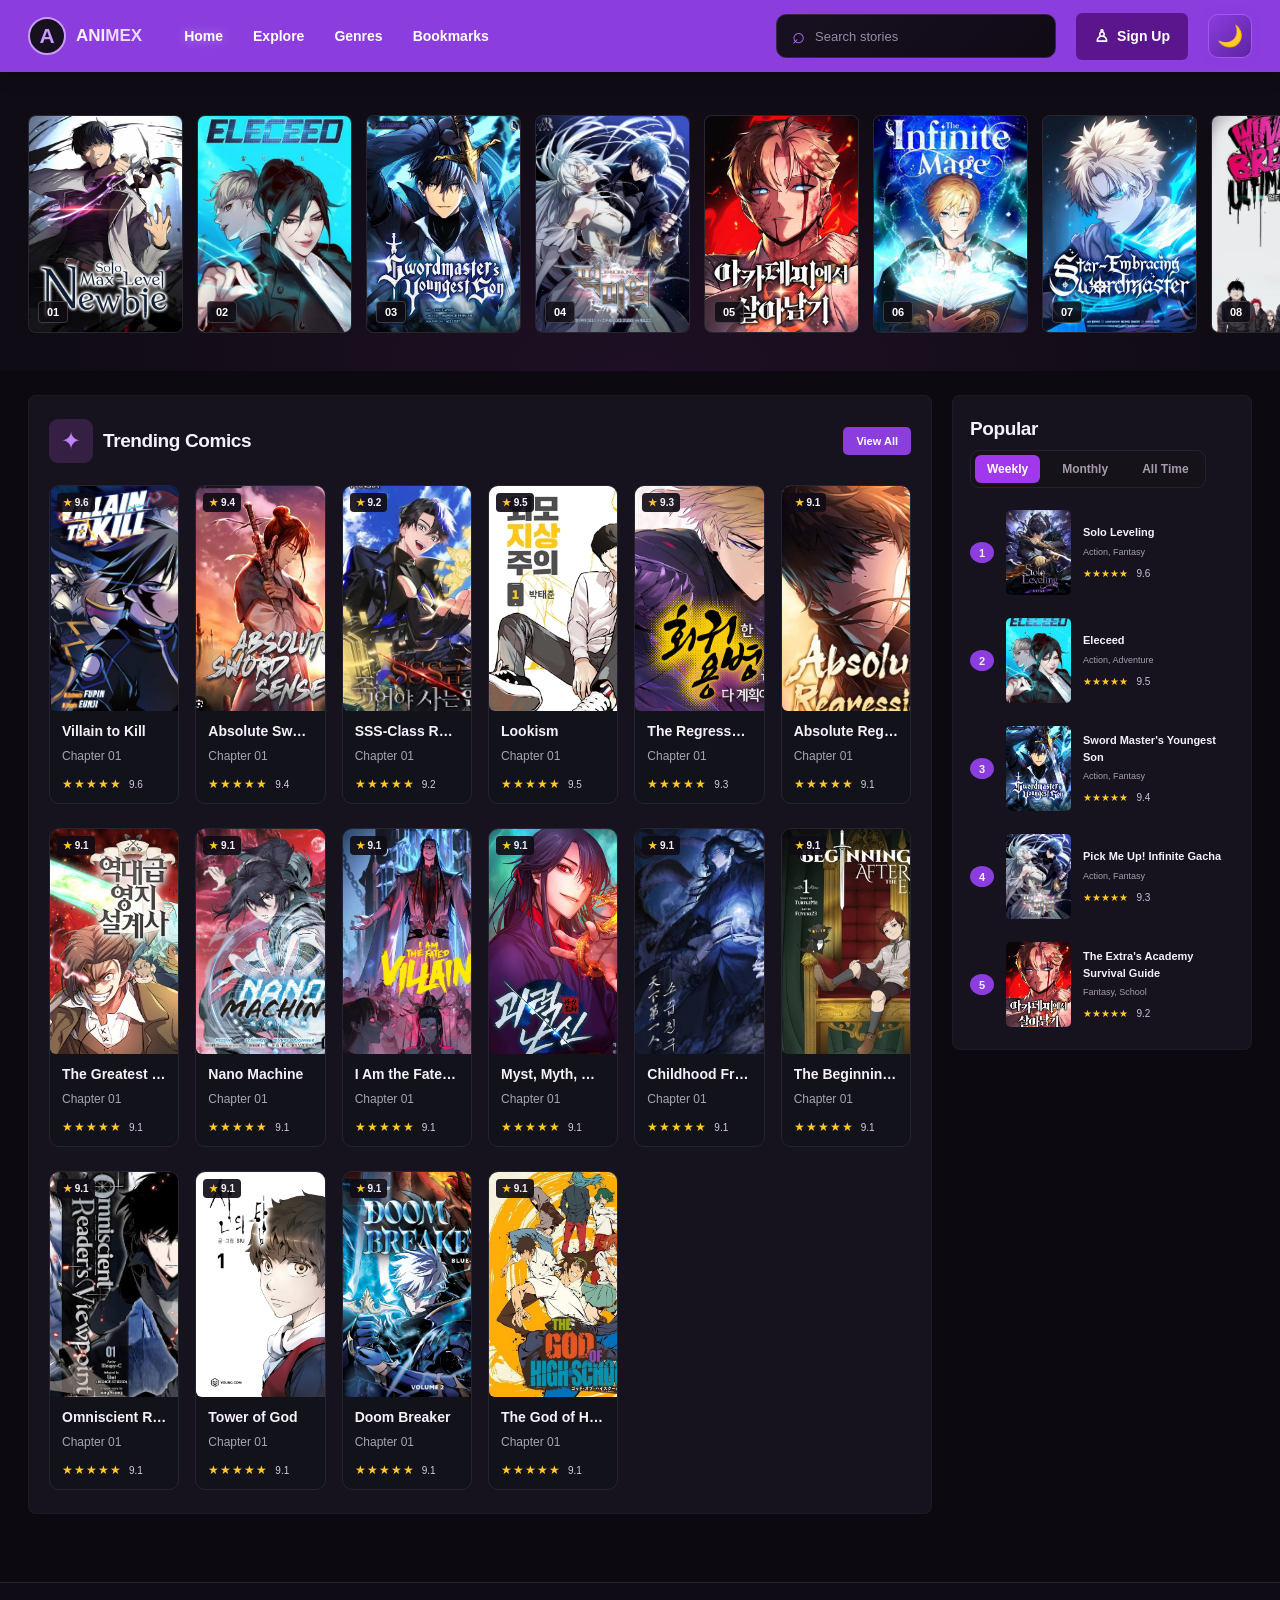
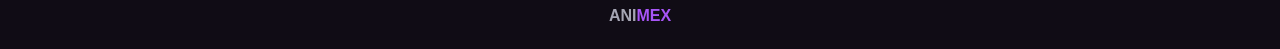
<file: index.html>
<!DOCTYPE html>
    <html lang="en">
    <head>
        <meta charset="UTF-8">
        <meta name="viewport" content="width=device-width, initial-scale=1.0">
        <title>PACHECO, RENZO M - BSIT 21006</title>
        <link rel="stylesheet" href="style.css">
        <script src="script.js" defer></script>
    </head>
    <body>
        <header class="site-header">
            <nav class="navbar">

                <a href="index.html" class="logo">
                    <span class="logo-icon">A</span>
                    <span>ANI<span class="logo-accent">MEX</span></span>
                </a>

                <div class="nav-links">
                    <a href="index.html" class="active">Home</a>
                    <a href="browse.html">Explore</a>
                    <a href="genre.html">Genres</a>
                    <a href="bookmarks.html">Bookmarks</a>
                </div>

                <div class="nav-actions">

                    <form class="search-box" id="searchForm" autocomplete="off">
                        <span class="search-icon">⌕</span>

                        <input
                            type="search"
                            id="searchInput"
                            placeholder="Search stories"
                            aria-label="Search stories"
                        >

                        <div class="search-suggestions" id="searchSuggestions"></div>
                    </form>

                    <a href="signup.html" class="signup-btn">
                        <span>♙</span> Sign Up
                    </a>

                    <button
                        class="theme-button"
                        id="themeToggle"
                        type="button"
                        aria-label="Toggle color theme"
                    >
                        🌤️
                    </button>

                </div>

            </nav>
        </header>

        <main>
            <section class="featured-section">

                <div class="featured-track">

                    <a href="story.html?id=1" class="featured-card">
                        <img src="images/solomax.jpg" alt="Solo Max-Level Newbie cover">
                        <span class="featured-number">01</span>
                    </a>

                    <a href="story.html?id=2" class="featured-card">
                        <img src="images/eleceed.jpeg" alt="Eleceed cover">
                        <span class="featured-number">02</span>
                    </a>

                    <a href="story.html?id=3" class="featured-card">
                        <img src="images/swordmaster.jpeg" alt="Sword Master's Youngest Son cover">
                        <span class="featured-number">03</span>
                    </a>

                    <a href="story.html?id=4" class="featured-card">
                        <img src="images/pick me up.jpg" alt="Pick Me Up! Infinite Gacha cover">
                        <span class="featured-number">04</span>
                    </a>

                    <a href="story.html?id=5" class="featured-card">
                        <img src="images/extra.jpeg" alt="The Extra's Academy Survival Guide cover">
                        <span class="featured-number">05</span>
                    </a>

                    <a href="story.html?id=6" class="featured-card">
                        <img src="images/infinite.jpg" alt="Infinite Mage cover">
                        <span class="featured-number">06</span>
                    </a>

                    <a href="story.html?id=7" class="featured-card">
                        <img src="images/star.jpeg" alt="Star Embracing Sword Master cover">
                        <span class="featured-number">07</span>
                    </a>

                    <a href="story.html?id=8" class="featured-card">
                        <img src="images/windbreaker.jpg" alt="Wind Breaker cover">
                        <span class="featured-number">08</span>
                    </a>

                    <a href="story.html?id=9" class="featured-card">
                        <img src="images/solo level.jpg" alt="Solo Leveling cover">
                        <span class="featured-number">09</span>
                    </a>

                </div>

            </section>

            <section class="content-layout">


                <div class="main-content">


                    <section class="content-section" id="trending">

                        <div class="section-header">

                            <div class="section-title">
                                <span class="novel-icon">✦</span>

                                <div class="section-heading-text">
                                    <h2>Trending Comics</h2>
                                </div>
                            </div>

                            <a href="browse.html" class="view-all">
                                View All
                            </a>

                        </div>

            
                        <div class="comic-grid">

                            <article class="comic-card">
                                <a href="story.html?id=10" class="cover-link">
                                    <img src="images/Villain.jpg" alt="Villain to Kill">
                                    <span class="rating">★ 9.6</span>
                                </a>

                                <div class="comic-info">
                                    <h3><a href="story.html?id=10">Villain to Kill</a></h3>
                                    <p>Chapter 01</p>

                                    <div class="comic-meta">
                                        <span class="stars">★★★★★</span>
                                        <span>9.6</span>
                                    </div>
                                </div>
                            </article>

                            <article class="comic-card">
                                <a href="story.html?id=11" class="cover-link">
                                    <img src="images/absolute.jpeg" alt="Absolute Sword Sense">
                                    <span class="rating">★ 9.4</span>
                                </a>

                                <div class="comic-info">
                                    <h3><a href="story.html?id=11">Absolute Sword Sense</a></h3>
                                    <p>Chapter 01</p>

                                    <div class="comic-meta">
                                        <span class="stars">★★★★★</span>
                                        <span>9.4</span>
                                    </div>
                                </div>
                            </article>

                            <article class="comic-card">
                                <a href="story.html?id=12" class="cover-link">
                                    <img src="images/SSS CLASS.jpeg" alt="SSS-Class Revival Hunter">
                                    <span class="rating">★ 9.2</span>
                                </a>

                                <div class="comic-info">
                                    <h3><a href="story.html?id=12">SSS-Class Revival Hunter</a></h3>
                                    <p>Chapter 01</p>

                                    <div class="comic-meta">
                                        <span class="stars">★★★★★</span>
                                        <span>9.2</span>
                                    </div>
                                </div>
                            </article>

                            <article class="comic-card">
                                <a href="story.html?id=13" class="cover-link">
                                    <img src="images/Lookism_Volume_1_Cover.jpg" alt="Lookism">
                                    <span class="rating">★ 9.5</span>
                                </a>

                                <div class="comic-info">
                                    <h3><a href="story.html?id=13">Lookism</a></h3>
                                    <p>Chapter 01</p>

                                    <div class="comic-meta">
                                        <span class="stars">★★★★★</span>
                                        <span>9.5</span>
                                    </div>
                                </div>
                            </article>

                            <article class="comic-card">
                                <a href="story.html?id=14" class="cover-link">
                                    <img src="images/regressed.jpeg" alt="The Regressed Mercenary's Machinations">
                                    <span class="rating">★ 9.3</span>
                                </a>

                                <div class="comic-info">
                                    <h3>
                                        <a href="story.html?id=14">The Regressed Mercenary's Machinations</a>
                                    </h3>
                                    <p>Chapter 01</p>

                                    <div class="comic-meta">
                                        <span class="stars">★★★★★</span>
                                        <span>9.3</span>
                                    </div>
                                </div>
                            </article>

                            <article class="comic-card">
                                <a href="story.html?id=15" class="cover-link">
                                    <img src="images/regression.jpg" alt="Absolute Regression">
                                    <span class="rating">★ 9.1</span>
                                </a>

                                <div class="comic-info">
                                    <h3><a href="story.html?id=15">Absolute Regression</a></h3>
                                    <p>Chapter 01</p>

                                    <div class="comic-meta">
                                        <span class="stars">★★★★★</span>
                                        <span>9.1</span>
                                    </div>
                                </div>
                            </article>

                            <article class="comic-card">
                                <a href="story.html?id=16" class="cover-link">
                                    <img src="images/Greatest.jpg" alt="The Greatest Estate Developer">
                                    <span class="rating">★ 9.1</span>
                                </a>

                                <div class="comic-info">
                                    <h3><a href="story.html?id=16">The Greatest Estate Developer</a></h3>
                                    <p>Chapter 01</p>

                                    <div class="comic-meta">
                                        <span class="stars">★★★★★</span>
                                        <span>9.1</span>
                                    </div>
                                </div>
                            </article>

                            <article class="comic-card">
                                <a href="story.html?id=17" class="cover-link">
                                    <img src="images/Nano.jpg" alt="Nano Machine">
                                    <span class="rating">★ 9.1</span>
                                </a>

                                <div class="comic-info">
                                    <h3><a href="story.html?id=17">Nano Machine</a></h3>
                                    <p>Chapter 01</p>

                                    <div class="comic-meta">
                                        <span class="stars">★★★★★</span>
                                        <span>9.1</span>
                                    </div>
                                </div>
                            </article>

                            <article class="comic-card">
                                <a href="story.html?id=18" class="cover-link">
                                    <img src="images/I am.jpeg" alt="I Am the Fated Villain">
                                    <span class="rating">★ 9.1</span>
                                </a>

                                <div class="comic-info">
                                    <h3><a href="story.html?id=18">I Am the Fated Villain</a></h3>
                                    <p>Chapter 01</p>

                                    <div class="comic-meta">
                                        <span class="stars">★★★★★</span>
                                        <span>9.1</span>
                                    </div>
                                </div>
                            </article>

                            <article class="comic-card">
                                <a href="story.html?id=19" class="cover-link">
                                    <img src="images/myst.png" alt="Myst, Myth, Mayhem">
                                    <span class="rating">★ 9.1</span>
                                </a>

                                <div class="comic-info">
                                    <h3><a href="story.html?id=19">Myst, Myth, Mayhem</a></h3>
                                    <p>Chapter 01</p>

                                    <div class="comic-meta">
                                        <span class="stars">★★★★★</span>
                                        <span>9.1</span>
                                    </div>
                                </div>
                            </article>

                            <article class="comic-card">
                                <a href="story.html?id=20" class="cover-link">
                                    <img src="images/child.jpeg" alt="Childhood Friend of the Zenith">
                                    <span class="rating">★ 9.1</span>
                                </a>

                                <div class="comic-info">
                                    <h3><a href="story.html?id=20">Childhood Friend of the Zenith</a></h3>
                                    <p>Chapter 01</p>

                                    <div class="comic-meta">
                                        <span class="stars">★★★★★</span>
                                        <span>9.1</span>
                                    </div>
                                </div>
                            </article>

                            <article class="comic-card">
                                <a href="story.html?id=22" class="cover-link">
                                    <img src="images/beginning.jpg" alt="The Beginning After the End">
                                    <span class="rating">★ 9.1</span>
                                </a>

                                <div class="comic-info">
                                    <h3><a href="story.html?id=22">The Beginning After the End</a></h3>
                                    <p>Chapter 01</p>

                                    <div class="comic-meta">
                                        <span class="stars">★★★★★</span>
                                        <span>9.1</span>
                                    </div>
                                </div>
                            </article>

                            <article class="comic-card">
                                <a href="story.html?id=21" class="cover-link">
                                    <img src="images/omni.jpeg" alt="Omniscient Reader's Viewpoint">
                                    <span class="rating">★ 9.1</span>
                                </a>

                                <div class="comic-info">
                                    <h3><a href="story.html?id=21">Omniscient Reader's Viewpoint</a></h3>
                                    <p>Chapter 01</p>

                                    <div class="comic-meta">
                                        <span class="stars">★★★★★</span>
                                        <span>9.1</span>
                                    </div>
                                </div>
                            </article>

                            <article class="comic-card">
                                <a href="story.html?id=23" class="cover-link">
                                    <img src="images/Tower of God.jpg" alt="Tower of God">
                                    <span class="rating">★ 9.1</span>
                                </a>

                                <div class="comic-info">
                                    <h3><a href="story.html?id=23">Tower of God</a></h3>
                                    <p>Chapter 01</p>

                                    <div class="comic-meta">
                                        <span class="stars">★★★★★</span>
                                        <span>9.1</span>
                                    </div>
                                </div>
                            </article>

                            <article class="comic-card">
                                <a href="story.html?id=24" class="cover-link">
                                    <img src="images/doom.jpg" alt="Doom Breaker">
                                    <span class="rating">★ 9.1</span>
                                </a>

                                <div class="comic-info">
                                    <h3><a href="story.html?id=24">Doom Breaker</a></h3>
                                    <p>Chapter 01</p>

                                    <div class="comic-meta">
                                        <span class="stars">★★★★★</span>
                                        <span>9.1</span>
                                    </div>
                                </div>
                            </article>

                            <article class="comic-card">
                                <a href="story.html?id=25" class="cover-link">
                                    <img src="images/god.jpg" alt="The God of High School">
                                    <span class="rating">★ 9.1</span>
                                </a>

                                <div class="comic-info">
                                    <h3><a href="story.html?id=25">The God of High School</a></h3>
                                    <p>Chapter 01</p>

                                    <div class="comic-meta">
                                        <span class="stars">★★★★★</span>
                                        <span>9.1</span>
                                    </div>
                                </div>
                            </article>

                        </div>

                    </section>



                </div>

    
                <aside class="popular-sidebar">

                    <div class="sidebar-header">
                        <h2>Popular</h2>

                        <div class="popular-tabs">

                            <button
                                class="popular-tab active"
                                type="button"
                                data-period="weekly"
                            >
                                Weekly
                            </button>

                            <button
                                class="popular-tab"
                                type="button"
                                data-period="monthly"
                            >
                                Monthly
                            </button>

                            <button
                                class="popular-tab"
                                type="button"
                                data-period="all-time"
                            >
                                All Time
                            </button>

                        </div>
                    </div>

                    <div class="popular-list" id="popularList"></div>

                </aside>

            </section>

        </main>


        <footer class="site-footer">

            <a href="index.html" class="footer-logo">
                ANI<span>MEX</span>
            </a>
        </footer>

    </body>
    </html>
</file>
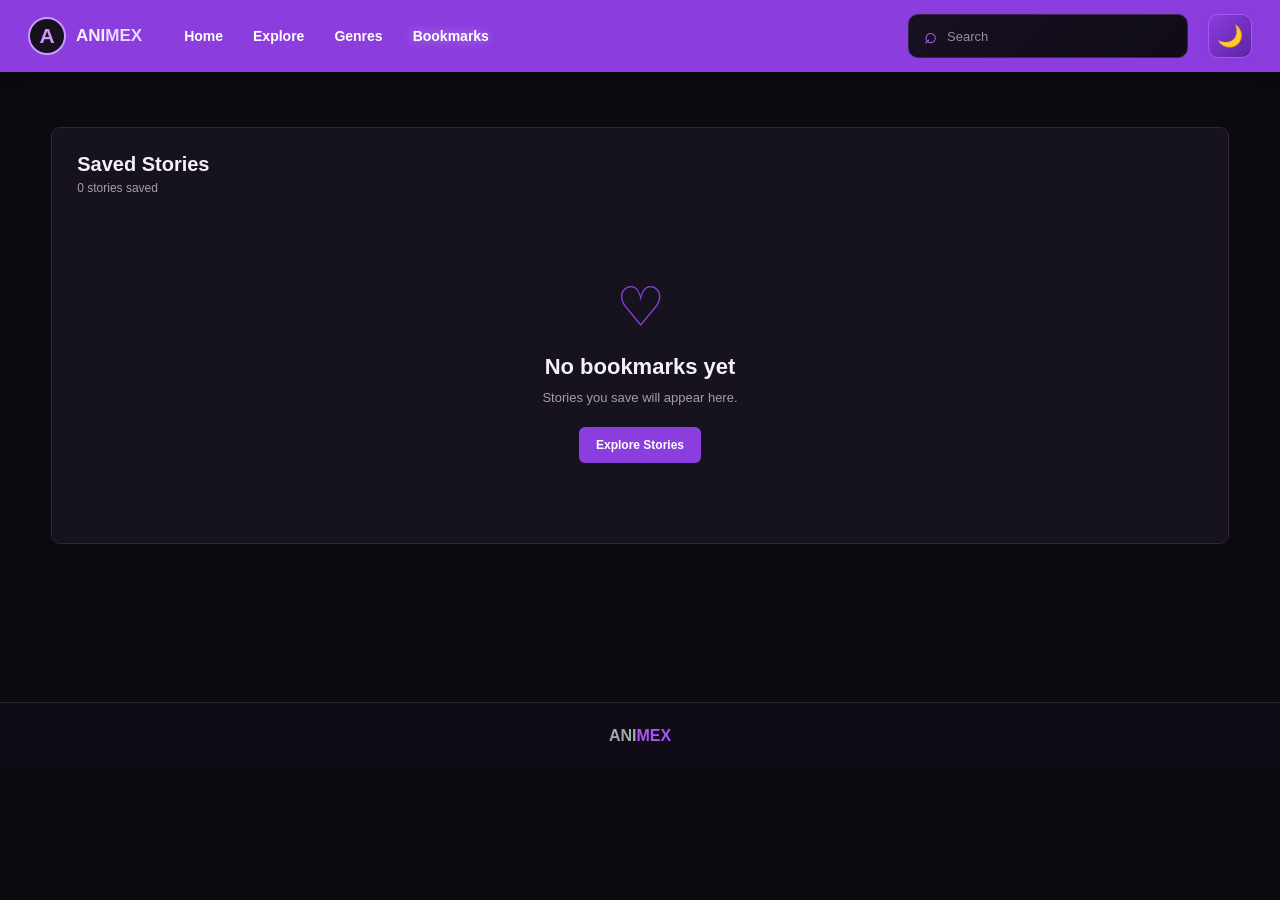
<file: bookmarks.html>
<!DOCTYPE html>
        <html lang="en">
        <head>
            <meta charset="UTF-8">
            <meta name="viewport" content="width=device-width, initial-scale=1.0">
          <title>PACHECO, RENZO M - BSIT 21006</title>
            <link rel="stylesheet" href="style.css">
            <link rel="stylesheet" href="bookmarks.css">
        </head>
        <body>

            <header class="site-header">
                <nav class="navbar">
                    <a href="index.html" class="logo">
                        <span class="logo-icon">A</span>
                        <span>ANI<span class="logo-accent">MEX</span></span>
                    </a>

                    <div class="nav-links">
                        <a href="index.html">Home</a>
                        <a href="browse.html">Explore</a>
                        <a href="genre.html">Genres</a>
                        <a href="bookmarks.html" class="active">Bookmarks</a>
                    </div>

                    <div class="nav-actions">
                        <form class="search-box" id="searchForm" autocomplete="off">
                            <span class="search-icon">⌕</span>
                            <input
                                type="search"
                                id="searchInput"
                                placeholder="Search"
                                aria-label="Search stories"
                            >
                            <div class="search-suggestions" id="searchSuggestions"></div>
                        </form>

                        <button
                            class="theme-button"
                            id="themeToggle"
                            type="button"
                            aria-label="Toggle color theme"
                        ></button>
                    </div>
                </nav>
            </header>

            <main class="bookmarks-page">

                <section class="bookmarks-section">
                    <div class="bookmarks-toolbar">
                        <div>
                            <h2>Saved Stories</h2>
                            <p id="bookmarkCount">0 stories saved</p>
                        </div>

                        <button
                            type="button"
                            class="clear-bookmarks"
                            id="clearBookmarks"
                        >Clear All</button>
                    </div>

                    <div class="bookmarks-grid" id="bookmarksGrid"></div>

                    <div class="bookmarks-empty" id="bookmarksEmpty" hidden>
                        <div class="empty-icon">♡</div>
                        <h2>No bookmarks yet</h2>
                        <p>Stories you save will appear here.</p>
                        <a href="browse.html" class="browse-button">Explore Stories</a>
                    </div>
                </section>

            </main>

            <footer class="site-footer">
                <a href="index.html" class="footer-logo">ANI<span>MEX</span></a>
            </footer>
        <script>
            

        const bookmarksGrid = document.getElementById("bookmarksGrid");
        const bookmarksEmpty = document.getElementById("bookmarksEmpty");
        const bookmarkCount = document.getElementById("bookmarkCount");
        const clearBookmarksButton = document.getElementById("clearBookmarks");

        const BOOKMARK_KEY = "animexBookmarks";

        function getBookmarks() {
            try {
                const saved = JSON.parse(
                    localStorage.getItem(BOOKMARK_KEY) || "[]"
                );

                return Array.isArray(saved) ? saved : [];
            } catch (error) {
                console.error("Error loading bookmarks:", error);
                return [];
            }
        }

        function saveBookmarks(bookmarks) {
            localStorage.setItem(
                BOOKMARK_KEY,
                JSON.stringify(bookmarks)
            );
        }
        function renderBookmarks() {
            const bookmarks = getBookmarks();

            bookmarksGrid.innerHTML = "";

            bookmarkCount.textContent =
                `${bookmarks.length} ${
                    bookmarks.length === 1 ? "story" : "stories"
                } saved`;

            bookmarksEmpty.hidden = bookmarks.length > 0;
            bookmarksGrid.hidden = bookmarks.length === 0;
            clearBookmarksButton.hidden = bookmarks.length === 0;

            const likedStories = JSON.parse(
                localStorage.getItem("animexLikes") || "[]"
            ).map(Number);

            bookmarks.forEach((story) => {
                const card = document.createElement("article");
                card.className = "bookmark-card";

                // Show heart if the story is liked
                if (likedStories.includes(Number(story.id))) {
                    const heart = document.createElement("span");
                    heart.className = "bookmark-like-icon";
                    heart.textContent = "♥";
                    heart.setAttribute("aria-label", "Liked story");
                    heart.title = "You liked this story";

                    card.appendChild(heart);
                }

                const cover = document.createElement("a");
                cover.className = "bookmark-cover";
                cover.href =
                    `reader.html?id=${encodeURIComponent(story.id)}&chapter=1`;

                const image = document.createElement("img");
                image.src = story.cover || story.image || "images/placeholder.jpg";
                image.alt = story.title || "Story cover";
                image.loading = "lazy";

                cover.appendChild(image);

                const info = document.createElement("div");
                info.className = "bookmark-info";

                const title = document.createElement("h3");
                title.textContent = story.title || "Untitled Story";

                const genre = document.createElement("p");
                genre.textContent = story.genre || "Manga / Manhwa";

                const actions = document.createElement("div");
                actions.className = "bookmark-actions";

                const readLink = document.createElement("a");
                readLink.className = "read-bookmark";
                readLink.href =
                    `reader.html?id=${encodeURIComponent(story.id)}&chapter=1`;
                readLink.textContent = "Read Story";

                const removeButton = document.createElement("button");
                removeButton.className = "remove-bookmark";
                removeButton.type = "button";
                removeButton.textContent = "Remove";

                removeButton.addEventListener("click", () => {
                    const updatedBookmarks = getBookmarks().filter(
                        item => Number(item.id) !== Number(story.id)
                    );

                    saveBookmarks(updatedBookmarks);
                    renderBookmarks();
                });

                actions.append(readLink, removeButton);
                info.append(title, genre, actions);
                card.append(cover, info);

                bookmarksGrid.appendChild(card);
            });
        }
        clearBookmarksButton.addEventListener("click", () => {
            const confirmed = confirm(
                "Remove all saved stories from your bookmarks?"
            );

            if (!confirmed) return;

            saveBookmarks([]);
            renderBookmarks();
        });

        renderBookmarks();

        const themeToggle = document.querySelector("#themeToggle");

if (themeToggle) {
    const savedTheme = localStorage.getItem("mangaTheme");

    if (savedTheme === "light") {
        document.body.classList.add("light-mode");
    }

    // Update icon based on current theme
    function updateThemeIcon() {
        themeToggle.textContent =
            document.body.classList.contains("light-mode") ? "🌤️" : "🌙";
    }

    updateThemeIcon();

    themeToggle.addEventListener("click", () => {
        document.body.classList.toggle("light-mode");

        const theme = document.body.classList.contains("light-mode")
            ? "light"
            : "dark";

        localStorage.setItem("mangaTheme", theme);
        updateThemeIcon();
    });
}
        
        
        

        // BOOKMARK SEARCH
        if (
            searchForm &&
            searchInput &&
            searchSuggestions &&
            document.querySelector("#bookmarksGrid")
        ) {
            searchInput.addEventListener("input", function () {
                const query = searchInput.value.trim().toLowerCase();

                searchSuggestions.innerHTML = "";

                if (!query) {
                    searchSuggestions.classList.remove("show");
                    return;
                }

                const bookmarks = getBookmarks();

                const matches = bookmarks
                    .filter(story => {
                        const title = (story.title || "").toLowerCase();
                        const genre = (story.genre || "").toLowerCase();

                        return title.includes(query) || genre.includes(query);
                    })
                    .slice(0, 6);

                if (matches.length === 0) {
                    searchSuggestions.innerHTML = `
                        <div class="search-no-results">
                            No matching bookmarks found.
                        </div>
                    `;
                } else {
                    matches.forEach(story => {
                        const suggestion = document.createElement("a");

                        suggestion.className = "search-suggestion";
                        suggestion.href =
                            `reader.html?id=${encodeURIComponent(story.id)}&chapter=1`;

                        const image = document.createElement("img");
                        image.src =
                            story.cover || story.image || "images/placeholder.jpg";
                        image.alt = story.title || "Story cover";

                        const info = document.createElement("div");
                        info.className = "search-suggestion-info";

                        const title = document.createElement("h4");
                        title.textContent = story.title || "Untitled Story";

                        const genre = document.createElement("p");
                        genre.textContent = story.genre || "Manga / Manhwa";

                        info.append(title, genre);
                        suggestion.append(image, info);
                        searchSuggestions.appendChild(suggestion);
                    });
                }

                searchSuggestions.classList.add("show");
            });

            searchForm.addEventListener("submit", function (event) {
                event.preventDefault();

                const firstSuggestion =
                    searchSuggestions.querySelector(".search-suggestion");

                if (firstSuggestion && searchInput.value.trim()) {
                    window.location.href = firstSuggestion.href;
                }
            });

            document.addEventListener("click", function (event) {
                if (!searchForm.contains(event.target)) {
                    searchSuggestions.classList.remove("show");
                }
            });

            searchInput.addEventListener("focus", function () {
                if (searchInput.value.trim()) {
                    searchInput.dispatchEvent(new Event("input"));
                }
            });
        }

        </script>
        </body>
        </html>
</file>
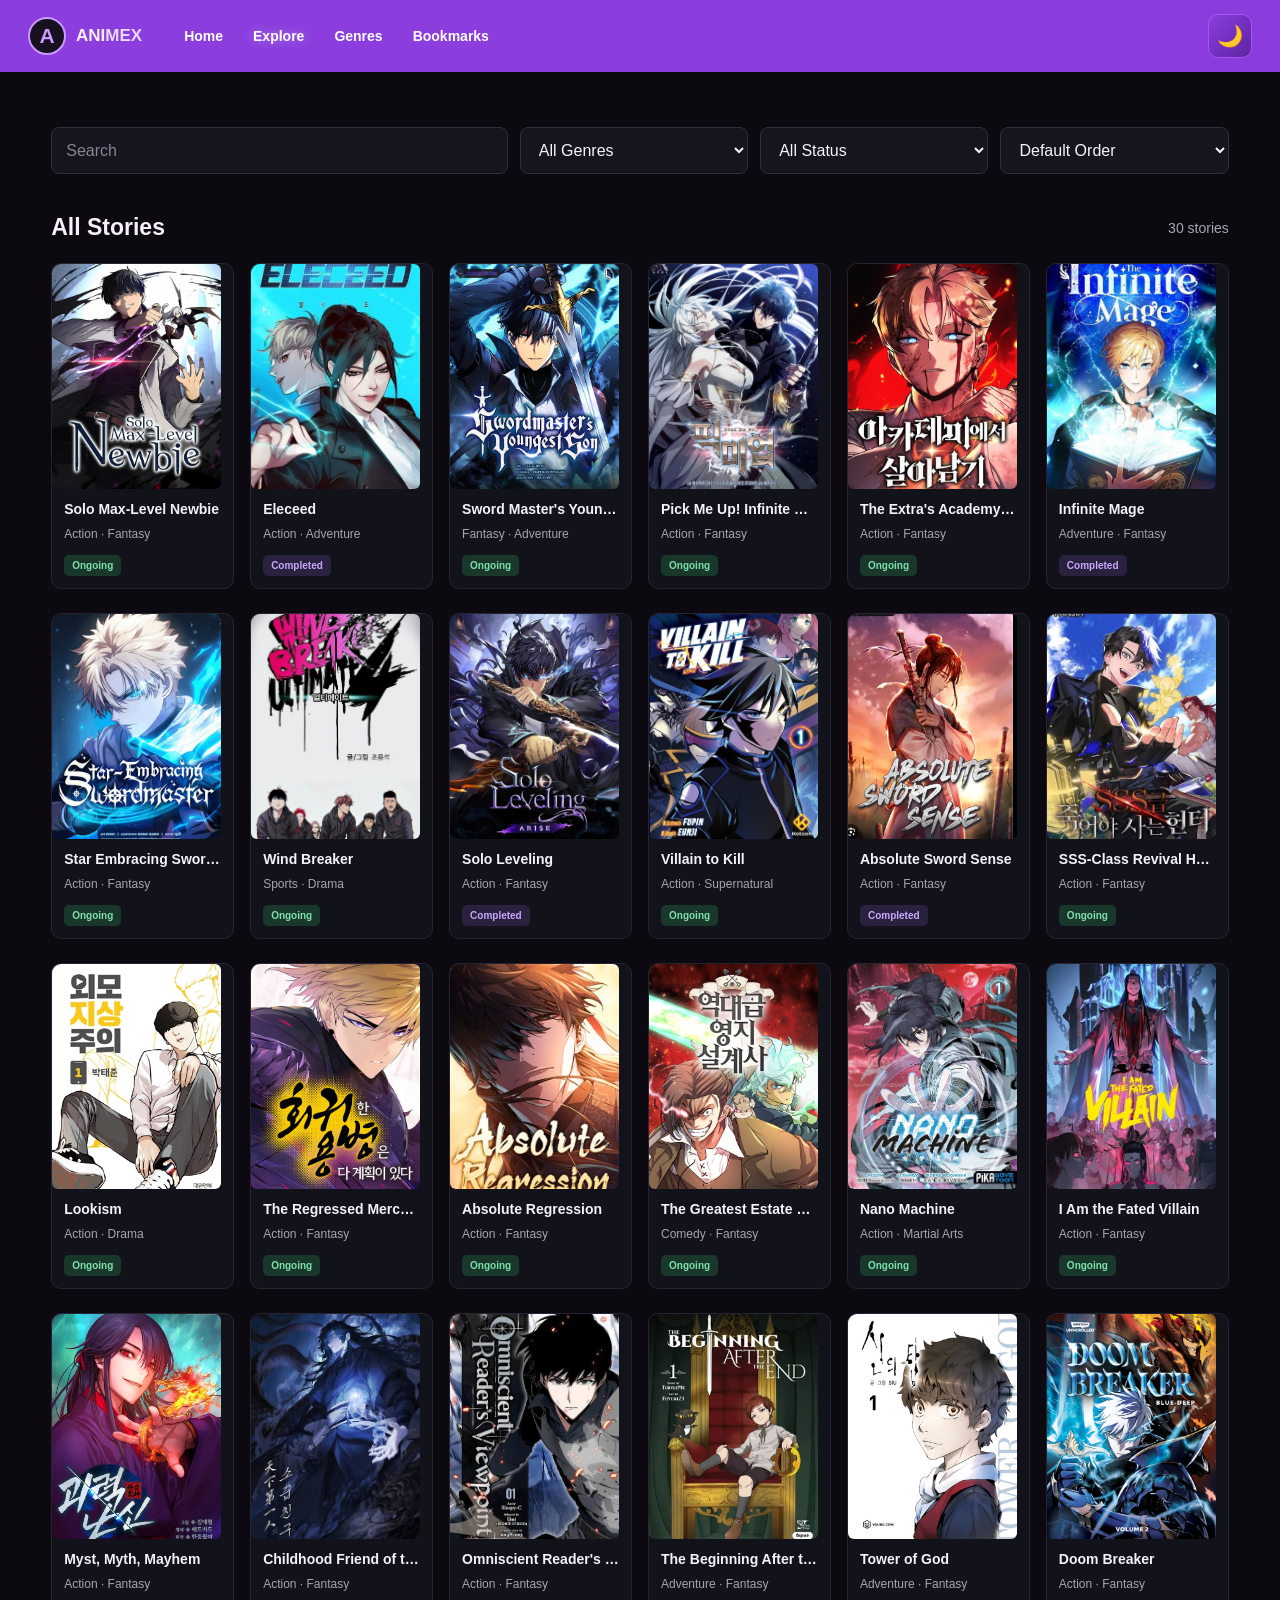
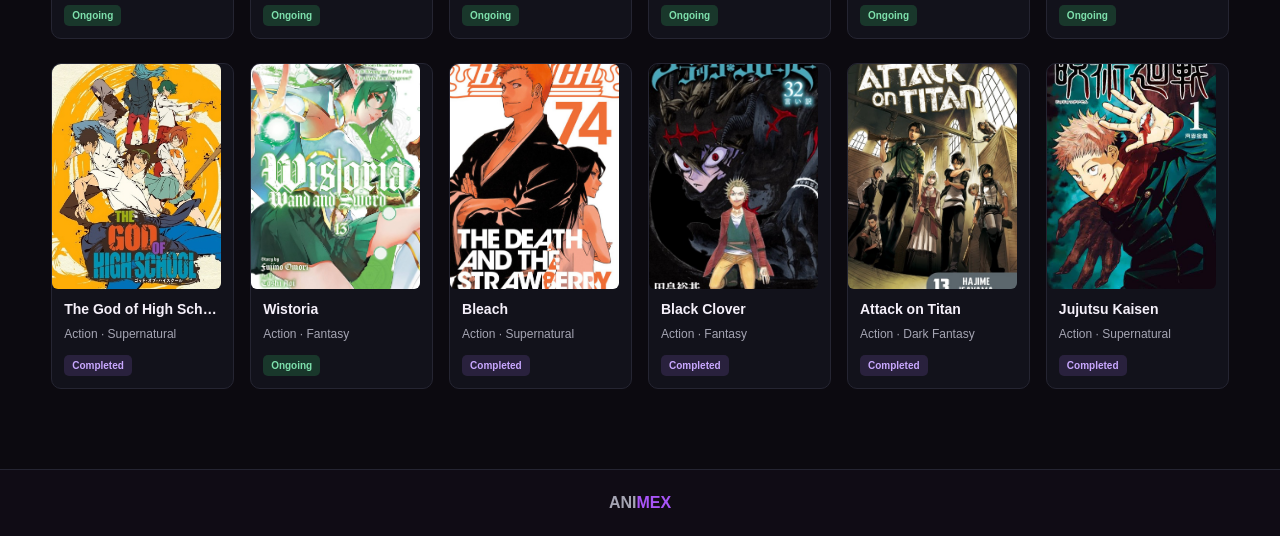
<file: browse.html>
<!DOCTYPE html>
    <html lang="en">
    <head>
        <meta charset="UTF-8">
        <meta name="viewport" content="width=device-width, initial-scale=1.0">
      <title>PACHECO, RENZO M - BSIT 21006</title>
        <link rel="stylesheet" href="style.css">
        <script src="script.js" defer></script>
    </head>
    <body>
    <header class="site-header">
        <nav class="navbar">
            <a href="index.html" class="logo">
                <span class="logo-icon">A</span>
                <span>ANI<span class="logo-accent">MEX</span></span>
            </a>
            <div class="nav-links">
                <a href="index.html">Home</a>
                <a href="browse.html" class="active">Explore</a>
                <a href="genre.html">Genres</a>
                <a href="bookmarks.html">Bookmarks</a>
            </div>

            <div class="nav-actions">
                <button class="theme-button" id="themeToggle"
                    type="button" aria-label="Toggle color theme">☼</button>
            </div>
        </nav>
    </header>

    <main class="browse-page">
        <section class="browse-controls">
            <input type="search" id="browseSearch"
                placeholder="Search" aria-label="Search stories">

            <select id="genreFilter" aria-label="Filter by genre">
                <option value="all">All Genres</option>
                <option value="action">Action</option>
                <option value="adventure">Adventure</option>
                <option value="fantasy">Fantasy</option>
                <option value="romance">Romance</option>
                <option value="comedy">Comedy</option>
            </select>

            <select id="statusFilter" aria-label="Filter by status">
                <option value="all">All Status</option>
                <option value="ongoing">Ongoing</option>
                <option value="completed">Completed</option>
            </select>

            <select id="sortStories" aria-label="Sort stories">
                <option value="default">Default Order</option>
                <option value="az">Title: A–Z</option>
                <option value="za">Title: Z–A</option>
            </select>
        </section>

        <section class="browse-library">
            <div class="browse-results-heading">
                <h2>All Stories</h2>
                <p id="resultCount"></p>
            </div>

            <div class="comic-grid" id="browseGrid">

                <article class="comic-card" data-title="Solo Max-Level Newbie" data-genre="action fantasy" data-status="ongoing">
                    <a href="reader.html?id=1" class="cover-link">
                        <img src="images/solomax.jpg" alt="Solo Max-Level Newbie cover">
                    </a>
                    <div class="comic-info">
                        <h3>Solo Max-Level Newbie</h3>
                        <p>Action · Fantasy</p>
                        <span class="story-status ongoing">Ongoing</span>
                    </div>
                </article>

                <article class="comic-card" data-title="Eleceed" data-genre="action adventure" data-status="completed">
                    <a href="reader.html?id=2" class="cover-link">
                        <img src="images/eleceed.jpeg" alt="Eleceed cover">
                    </a>
                    <div class="comic-info">
                        <h3>Eleceed</h3>
                        <p>Action · Adventure</p>
                        <span class="story-status completed">Completed</span>
                    </div>
                </article>

                <article class="comic-card" data-title="Sword Master's Youngest Son" data-genre="fantasy adventure" data-status="ongoing">
                    <a href="reader.html?id=3" class="cover-link">
                        <img src="images/swordmaster.jpeg" alt="Sword Master's Youngest Son cover">
                    </a>
                    <div class="comic-info">
                        <h3>Sword Master's Youngest Son</h3>
                        <p>Fantasy · Adventure</p>
                        <span class="story-status ongoing">Ongoing</span>
                    </div>
                </article>

                <article class="comic-card" data-title="Pick Me Up! Infinite Gacha" data-genre="action fantasy" data-status="ongoing">
                    <a href="reader.html?id=4" class="cover-link">
                        <img src="images/pick me up.jpg" alt="Pick Me Up Infinite Gacha cover">
                    </a>
                    <div class="comic-info">
                        <h3>Pick Me Up! Infinite Gacha</h3>
                        <p>Action · Fantasy</p>
                        <span class="story-status ongoing">Ongoing</span>
                    </div>
                </article>

                <article class="comic-card" data-title="The Extra's Academy Survival Guide" data-genre="action fantasy" data-status="ongoing">
                    <a href="reader.html?id=5" class="cover-link">
                        <img src="images/extra.jpeg" alt="The Extra's Academy Survival Guide cover">
                    </a>
                    <div class="comic-info">
                        <h3>The Extra's Academy Survival Guide</h3>
                        <p>Action · Fantasy</p>
                        <span class="story-status ongoing">Ongoing</span>
                    </div>
                </article>

                <article class="comic-card" data-title="Infinite Mage" data-genre="adventure fantasy" data-status="completed">
                    <a href="reader.html?id=6" class="cover-link">
                        <img src="images/infinite.jpg" alt="Infinite Mage cover">
                    </a>
                    <div class="comic-info">
                        <h3>Infinite Mage</h3>
                        <p>Adventure · Fantasy</p>
                        <span class="story-status completed">Completed</span>
                    </div>
                </article>

                <article class="comic-card" data-title="Star Embracing Sword Master" data-genre="action fantasy" data-status="ongoing">
                    <a href="reader.html?id=7" class="cover-link">
                        <img src="images/star.jpeg" alt="Star Embracing Sword Master cover">
                    </a>
                    <div class="comic-info">
                        <h3>Star Embracing Sword Master</h3>
                        <p>Action · Fantasy</p>
                        <span class="story-status ongoing">Ongoing</span>
                    </div>
                </article>

                <article class="comic-card" data-title="Wind Breaker" data-genre="sports drama" data-status="ongoing">
                    <a href="reader.html?id=8" class="cover-link">
                        <img src="images/windbreaker.jpg" alt="Wind Breaker cover">
                    </a>
                    <div class="comic-info">
                        <h3>Wind Breaker</h3>
                        <p>Sports · Drama</p>
                        <span class="story-status ongoing">Ongoing</span>
                    </div>
                </article>

                <article class="comic-card" data-title="Solo Leveling" data-genre="action fantasy" data-status="completed">
                    <a href="reader.html?id=9" class="cover-link">
                        <img src="images/solo level.jpg" alt="Solo Leveling cover">
                    </a>
                    <div class="comic-info">
                        <h3>Solo Leveling</h3>
                        <p>Action · Fantasy</p>
                        <span class="story-status completed">Completed</span>
                    </div>
                </article>

                <article class="comic-card" data-title="Villain to Kill" data-genre="action supernatural" data-status="ongoing">
                    <a href="reader.html?id=10" class="cover-link">
                        <img src="images/Villain.jpg" alt="Villain to Kill cover">
                    </a>
                    <div class="comic-info">
                        <h3>Villain to Kill</h3>
                        <p>Action · Supernatural</p>
                        <span class="story-status ongoing">Ongoing</span>
                    </div>
                </article>

                <article class="comic-card" data-title="Absolute Sword Sense" data-genre="action fantasy" data-status="completed">
                    <a href="reader.html?id=11" class="cover-link">
                        <img src="images/absolute.jpeg" alt="Absolute Sword Sense cover">
                    </a>
                    <div class="comic-info">
                        <h3>Absolute Sword Sense</h3>
                        <p>Action · Fantasy</p>
                        <span class="story-status completed">Completed</span>
                    </div>
                </article>

                <article class="comic-card" data-title="SSS-Class Revival Hunter" data-genre="action fantasy school" data-status="ongoing">
                    <a href="reader.html?id=12" class="cover-link">
                        <img src="images/SSS CLASS.jpeg" alt="SSS-Class Revival Hunter cover">
                    </a>
                    <div class="comic-info">
                        <h3>SSS-Class Revival Hunter</h3>
                        <p>Action · Fantasy</p>
                        <span class="story-status ongoing">Ongoing</span>
                    </div>
                </article>

                <article class="comic-card" data-title="Lookism" data-genre="action drama" data-status="ongoing">
                    <a href="reader.html?id=13" class="cover-link">
                        <img src="images/Lookism_Volume_1_Cover.jpg" alt="Lookism cover">
                    </a>
                    <div class="comic-info">
                        <h3>Lookism</h3>
                        <p>Action · Drama</p>
                        <span class="story-status ongoing">Ongoing</span>
                    </div>
                </article>

                <article class="comic-card" data-title="The Regressed Mercenary's Machinations" data-genre="action fantasy" data-status="ongoing">
                    <a href="reader.html?id=14" class="cover-link">
                        <img src="images/regressed.jpeg" alt="The Regressed Mercenary's Machinations cover">
                    </a>
                    <div class="comic-info">
                        <h3>The Regressed Mercenary's Machinations</h3>
                        <p>Action · Fantasy</p>
                        <span class="story-status ongoing">Ongoing</span>
                    </div>
                </article>

                <article class="comic-card" data-title="Absolute Regression" data-genre="action fantasy" data-status="ongoing">
                    <a href="reader.html?id=15" class="cover-link">
                        <img src="images/regression.jpg" alt="Absolute Regression cover">
                    </a>
                    <div class="comic-info">
                        <h3>Absolute Regression</h3>
                        <p>Action · Fantasy</p>
                        <span class="story-status ongoing">Ongoing</span>
                    </div>
                </article>

                <article class="comic-card" data-title="The Greatest Estate Developer" data-genre="comedy fantasy sci-fi" data-status="ongoing">
                    <a href="reader.html?id=16" class="cover-link">
                        <img src="images/Greatest.jpg" alt="The Greatest Estate Developer cover">
                    </a>
                    <div class="comic-info">
                        <h3>The Greatest Estate Developer</h3>
                        <p>Comedy · Fantasy</p>
                        <span class="story-status ongoing">Ongoing</span>
                    </div>
                </article>

                <article class="comic-card" data-title="Nano Machine" data-genre="action martial arts" data-status="ongoing">
                    <a href="reader.html?id=17" class="cover-link">
                        <img src="images/Nano.jpg" alt="Nano Machine cover">
                    </a>
                    <div class="comic-info">
                        <h3>Nano Machine</h3>
                        <p>Action · Martial Arts</p>
                        <span class="story-status ongoing">Ongoing</span>
                    </div>
                </article>

                <article class="comic-card" data-title="I Am the Fated Villain" data-genre="action fantasy" data-status="ongoing">
                    <a href="reader.html?id=18" class="cover-link">
                        <img src="images/I am.jpeg" alt="I Am the Fated Villain cover">
                    </a>
                    <div class="comic-info">
                        <h3>I Am the Fated Villain</h3>
                        <p>Action · Fantasy</p>
                        <span class="story-status ongoing">Ongoing</span>
                    </div>
                </article>

                <article class="comic-card" data-title="Myst Myth Mayhem" data-genre="action fantasy" data-status="ongoing">
                    <a href="reader.html?id=19" class="cover-link">
                        <img src="images/myst.png" alt="Myst, Myth, Mayhem cover">
                    </a>
                    <div class="comic-info">
                        <h3>Myst, Myth, Mayhem</h3>
                        <p>Action · Fantasy</p>
                        <span class="story-status ongoing">Ongoing</span>
                    </div>
                </article>

                <article class="comic-card" data-title="Childhood Friend of the Zenith" data-genre="action fantasy" data-status="ongoing">
                    <a href="reader.html?id=20" class="cover-link">
                        <img src="images/child.jpeg" alt="Childhood Friend of the Zenith cover">
                    </a>
                    <div class="comic-info">
                        <h3>Childhood Friend of the Zenith</h3>
                        <p>Action · Fantasy</p>
                        <span class="story-status ongoing">Ongoing</span>
                    </div>
                </article>

                <article class="comic-card" data-title="Omniscient Reader's Viewpoint" data-genre="action fantasy" data-status="ongoing">
                    <a href="reader.html?id=21" class="cover-link">
                        <img src="images/omni.jpeg" alt="Omniscient Reader's Viewpoint cover">
                    </a>
                    <div class="comic-info">
                        <h3>Omniscient Reader's Viewpoint</h3>
                        <p>Action · Fantasy</p>
                        <span class="story-status ongoing">Ongoing</span>
                    </div>
                </article>

                <article class="comic-card" data-title="The Beginning After the End" data-genre="adventure fantasy romance" data-status="ongoing">
                    <a href="reader.html?id=22" class="cover-link">
                        <img src="images/beginning.jpg" alt="The Beginning After the End cover">
                    </a>
                    <div class="comic-info">
                        <h3>The Beginning After the End</h3>
                        <p>Adventure · Fantasy</p>
                        <span class="story-status ongoing">Ongoing</span>
                    </div>
                </article>

                <article class="comic-card" data-title="Tower of God" data-genre="adventure fantasy romance" data-status="ongoing">
                    <a href="reader.html?id=23" class="cover-link">
                        <img src="images/Tower of God.jpg" alt="Tower of God cover">
                    </a>
                    <div class="comic-info">
                        <h3>Tower of God</h3>
                        <p>Adventure · Fantasy</p>
                        <span class="story-status ongoing">Ongoing</span>
                    </div>
                </article>

                <article class="comic-card" data-title="Doom Breaker" data-genre="action fantasy romance thriller" data-status="ongoing">
                    <a href="reader.html?id=24" class="cover-link">
                        <img src="images/doom.jpg" alt="Doom Breaker cover">
                    </a>
                    <div class="comic-info">
                        <h3>Doom Breaker</h3>
                        <p>Action · Fantasy</p>
                        <span class="story-status ongoing">Ongoing</span>
                    </div>
                </article>

                <article class="comic-card" data-title="The God of High School" data-genre="action supernatural romance comedy" data-status="completed">
                    <a href="reader.html?id=25" class="cover-link">
                        <img src="images/god.jpg" alt="The God of High School cover">
                    </a>
                    <div class="comic-info">
                        <h3>The God of High School</h3>
                        <p>Action · Supernatural</p>
                        <span class="story-status completed">Completed</span>
                    </div>
                </article>

                <article class="comic-card" data-title="Wistoria" data-genre="action fantasy isekai" data-status="ongoing">
                    <a href="reader.html?id=26" class="cover-link">
                        <img src="images/Wistoria.jpg" alt="Wistoria cover">
                    </a>
                    <div class="comic-info">
                        <h3>Wistoria</h3>
                        <p>Action · Fantasy</p>
                        <span class="story-status ongoing">Ongoing</span>
                    </div>
                </article>

                <article class="comic-card" data-title="Bleach" data-genre="action supernatural thriller" data-status="completed">
                    <a href="reader.html?id=27" class="cover-link">
                        <img src="images/Bleach.jpg" alt="Bleach cover">
                    </a>
                    <div class="comic-info">
                        <h3>Bleach</h3>
                        <p>Action · Supernatural</p>
                        <span class="story-status completed">Completed</span>
                    </div>
                </article>

                <article class="comic-card" data-title="Black Clover" data-genre="action fantasy isekai mystery" data-status="completed">
                    <a href="reader.html?id=28" class="cover-link">
                        <img src="images/black.jpg" alt="Black Clover cover">
                    </a>
                    <div class="comic-info">
                        <h3>Black Clover</h3>
                        <p>Action · Fantasy</p>
                        <span class="story-status completed">Completed</span>
                    </div>
                </article>

                <article class="comic-card" data-title="Attack on Titan" data-genre="action dark fantasy mystery" data-status="completed">
                    <a href="reader.html?id=29" class="cover-link">
                        <img src="images/attack.jpg" alt="Attack on Titan cover">
                    </a>
                    <div class="comic-info">
                        <h3>Attack on Titan</h3>
                        <p>Action · Dark Fantasy</p>
                        <span class="story-status completed">Completed</span>
                    </div>
                </article>

                <article class="comic-card" data-title="Jujutsu Kaisen" data-genre="action supernatural mystery thriller" data-status="completed">
                    <a href="reader.html?id=30" class="cover-link">
                        <img src="images/JJK.jpeg" alt="Jujutsu Kaisen cover">
                    </a>
                    <div class="comic-info">
                        <h3>Jujutsu Kaisen</h3>
                        <p>Action · Supernatural</p>
                        <span class="story-status completed">Completed</span>
                    </div>
                </article>

            </div>
            <p id="noResults" hidden>No stories found. Try another search or filter.</p>
        </section>
    </main>
    <footer class="site-footer">
        <a href="index.html" class="footer-logo">
            ANI<span>MEX</span>
        </a>
    </footer>

    </body>
    </html>
</file>
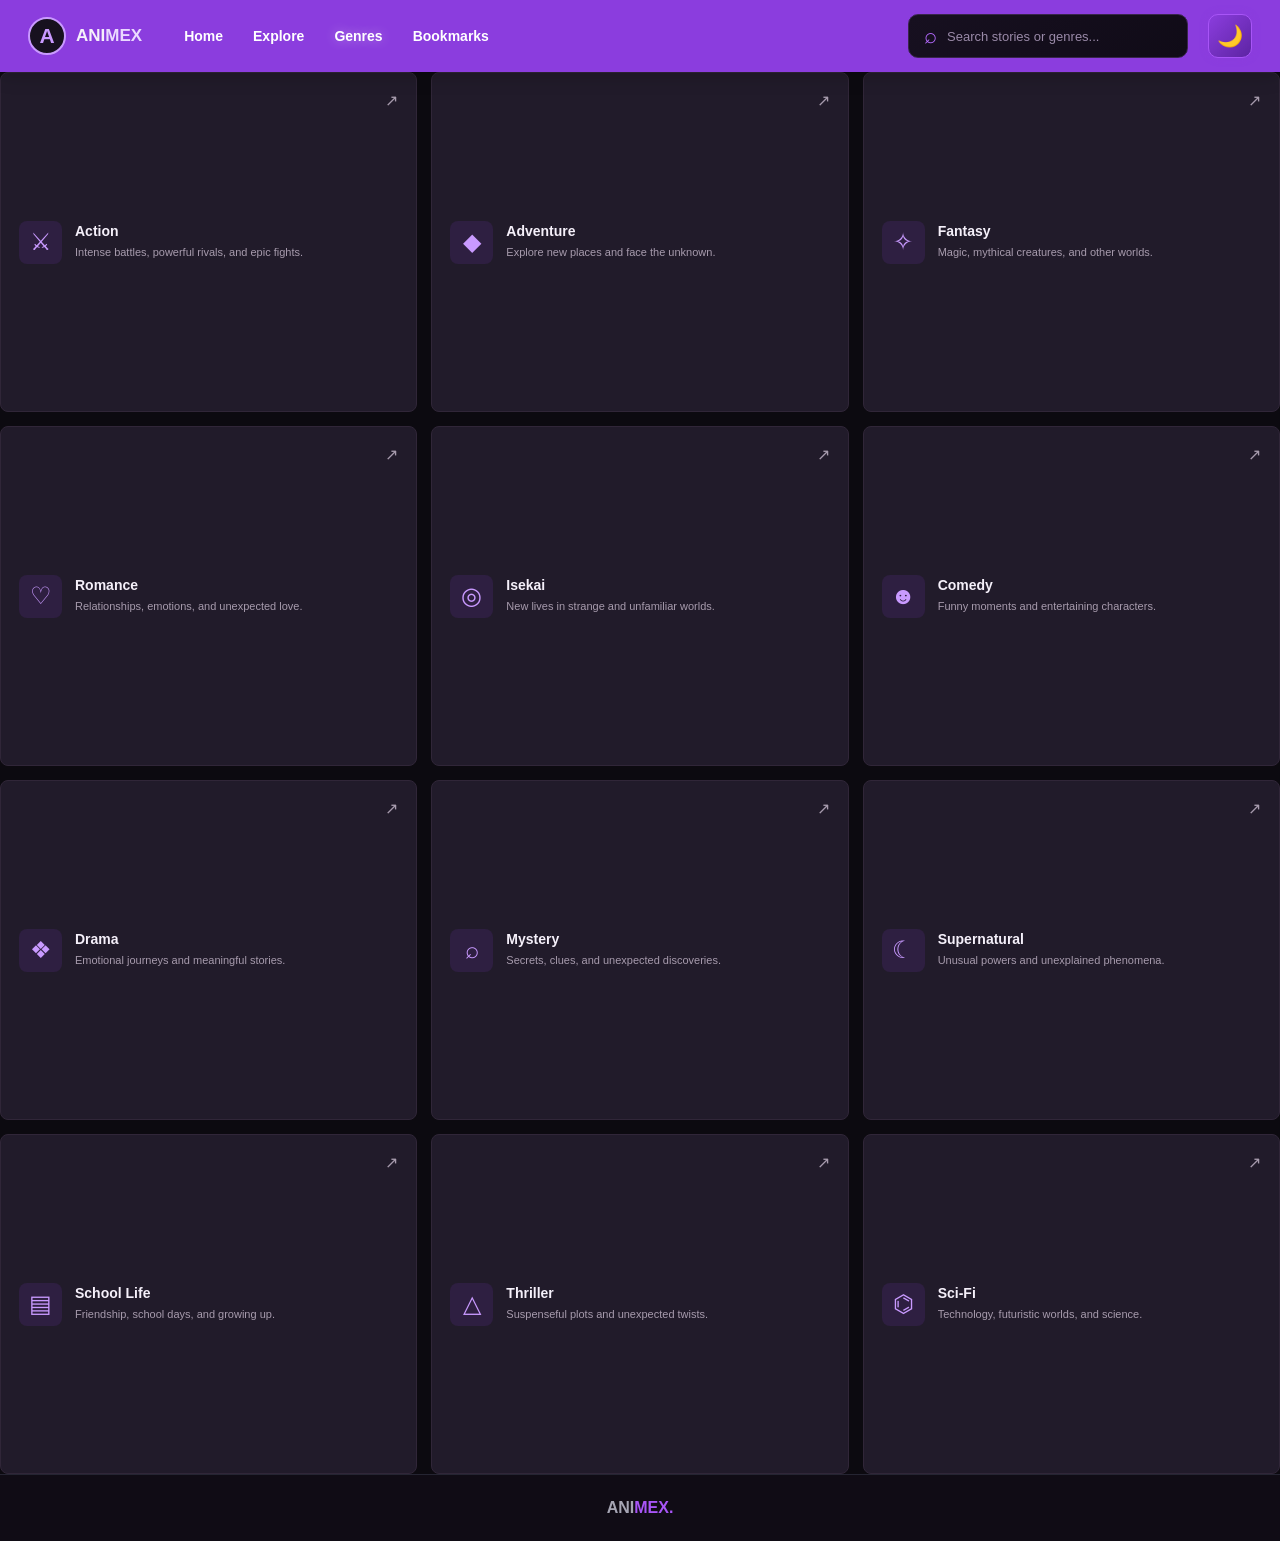
<file: genre.html>
<!DOCTYPE html>
    <html lang="en">
    <head>
        <meta charset="UTF-8">
        <meta name="viewport" content="width=device-width, initial-scale=1.0">
        <title>PACHECO, RENZO M - BSIT 21006</title>
        <link rel="stylesheet" href="style.css">
        <script src="script.js" defer></script>
    </head>
    <body>
        <header class="site-header">
            <nav class="navbar">

                <a href="index.html" class="logo">
                    <span class="logo-icon">A</span>
                    <span>ANI<span class="logo-accent">MEX</span></span>
                </a>

                <div class="nav-links">
                    <a href="index.html">Home</a>
                    <a href="browse.html">Explore</a>
                    <a href="genre.html" class="active">Genres</a>
                    <a href="bookmarks.html">Bookmarks</a>
                </div>

                <div class="nav-actions">
            
                <form class="search-box" id="searchForm" autocomplete="off">
                    <span class="search-icon">⌕</span>

                    <input
                        type="search"
                        id="searchInput"
                        placeholder="Search stories or genres..."
                        aria-label="Search stories or genres"
                    >

                    <div
                        class="search-suggestions"
                        id="searchSuggestions"
                    ></div>
                </form>


                    <button
                        class="theme-button"
                        id="themeToggle"
                        type="button"
                        aria-label="Toggle color theme"
                    >☼</button>
                </div>

            </nav>
        </header>

    
        <main class="browse-main">

            <section class="browse-intro">
            </section>

            
            <section class="browse-collection">

                

                <div class="comic-grid genre-grid">

                    
                    <a
                        href="browse.html?genre=action"
                        class="genre-card"
                        data-genre="action"
                    >
                        <span class="genre-icon">⚔</span>

                        <div>
                            <h3>Action</h3>
                            <p>Intense battles, powerful rivals, and epic fights.</p>
                        </div>

                        <span class="genre-arrow">↗</span>
                    </a>

                    
                    <a
                        href="browse.html?genre=adventure"
                        class="genre-card"
                        data-genre="adventure"
                    >
                        <span class="genre-icon">◆</span>

                        <div>
                            <h3>Adventure</h3>
                            <p>Explore new places and face the unknown.</p>
                        </div>

                        <span class="genre-arrow">↗</span>
                    </a>

                
                    <a
                        href="browse.html?genre=fantasy"
                        class="genre-card"
                        data-genre="fantasy"
                    >
                        <span class="genre-icon">✧</span>

                        <div>
                            <h3>Fantasy</h3>
                            <p>Magic, mythical creatures, and other worlds.</p>
                        </div>

                        <span class="genre-arrow">↗</span>
                    </a>

                
                    <a
                        href="browse.html?genre=romance"
                        class="genre-card"
                        data-genre="romance"
                    >
                        <span class="genre-icon">♡</span>

                        <div>
                            <h3>Romance</h3>
                            <p>Relationships, emotions, and unexpected love.</p>
                        </div>

                        <span class="genre-arrow">↗</span>
                    </a>

                
                    <a
                        href="browse.html?genre=isekai"
                        class="genre-card"
                        data-genre="isekai"
                    >
                        <span class="genre-icon">◎</span>

                        <div>
                            <h3>Isekai</h3>
                            <p>New lives in strange and unfamiliar worlds.</p>
                        </div>

                        <span class="genre-arrow">↗</span>
                    </a>

                    
                    <a
                        href="browse.html?genre=comedy"
                        class="genre-card"
                        data-genre="comedy"
                    >
                        <span class="genre-icon">☻</span>

                        <div>
                            <h3>Comedy</h3>
                            <p>Funny moments and entertaining characters.</p>
                        </div>

                        <span class="genre-arrow">↗</span>
                    </a>

                
                    <a
                        href="browse.html?genre=drama"
                        class="genre-card"
                        data-genre="drama"
                    >
                        <span class="genre-icon">❖</span>

                        <div>
                            <h3>Drama</h3>
                            <p>Emotional journeys and meaningful stories.</p>
                        </div>

                        <span class="genre-arrow">↗</span>
                    </a>

                
                    <a
                        href="browse.html?genre=mystery"
                        class="genre-card"
                        data-genre="mystery"
                    >
                        <span class="genre-icon">⌕</span>

                        <div>
                            <h3>Mystery</h3>
                            <p>Secrets, clues, and unexpected discoveries.</p>
                        </div>

                        <span class="genre-arrow">↗</span>
                    </a>

                    
                    <a
                        href="browse.html?genre=supernatural"
                        class="genre-card"
                        data-genre="supernatural"
                    >
                        <span class="genre-icon">☾</span>

                        <div>
                            <h3>Supernatural</h3>
                            <p>Unusual powers and unexplained phenomena.</p>
                        </div>

                        <span class="genre-arrow">↗</span>
                    </a>

                
                    <a
                        href="browse.html?genre=school"
                        class="genre-card"
                        data-genre="school"
                    >
                        <span class="genre-icon">▤</span>

                        <div>
                            <h3>School Life</h3>
                            <p>Friendship, school days, and growing up.</p>
                        </div>

                        <span class="genre-arrow">↗</span>
                    </a>

                
                    <a
                        href="browse.html?genre=thriller"
                        class="genre-card"
                        data-genre="thriller"
                    >
                        <span class="genre-icon">△</span>

                        <div>
                            <h3>Thriller</h3>
                            <p>Suspenseful plots and unexpected twists.</p>
                        </div>

                        <span class="genre-arrow">↗</span>
                    </a>

                
                    <a
                        href="browse.html?genre=sci-fi"
                        class="genre-card"
                        data-genre="sci-fi"
                    >
                        <span class="genre-icon">⌬</span>

                        <div>
                            <h3>Sci-Fi</h3>
                            <p>Technology, futuristic worlds, and science.</p>
                        </div>

                        <span class="genre-arrow">↗</span>
                    </a>

                </div>
            </section>

        </main>

        
        <footer class="site-footer">

            <div class="footer-logo">
                ANI<span>MEX.</span>
            </div>
        

        </footer>

    </body>
    </html>
</file>
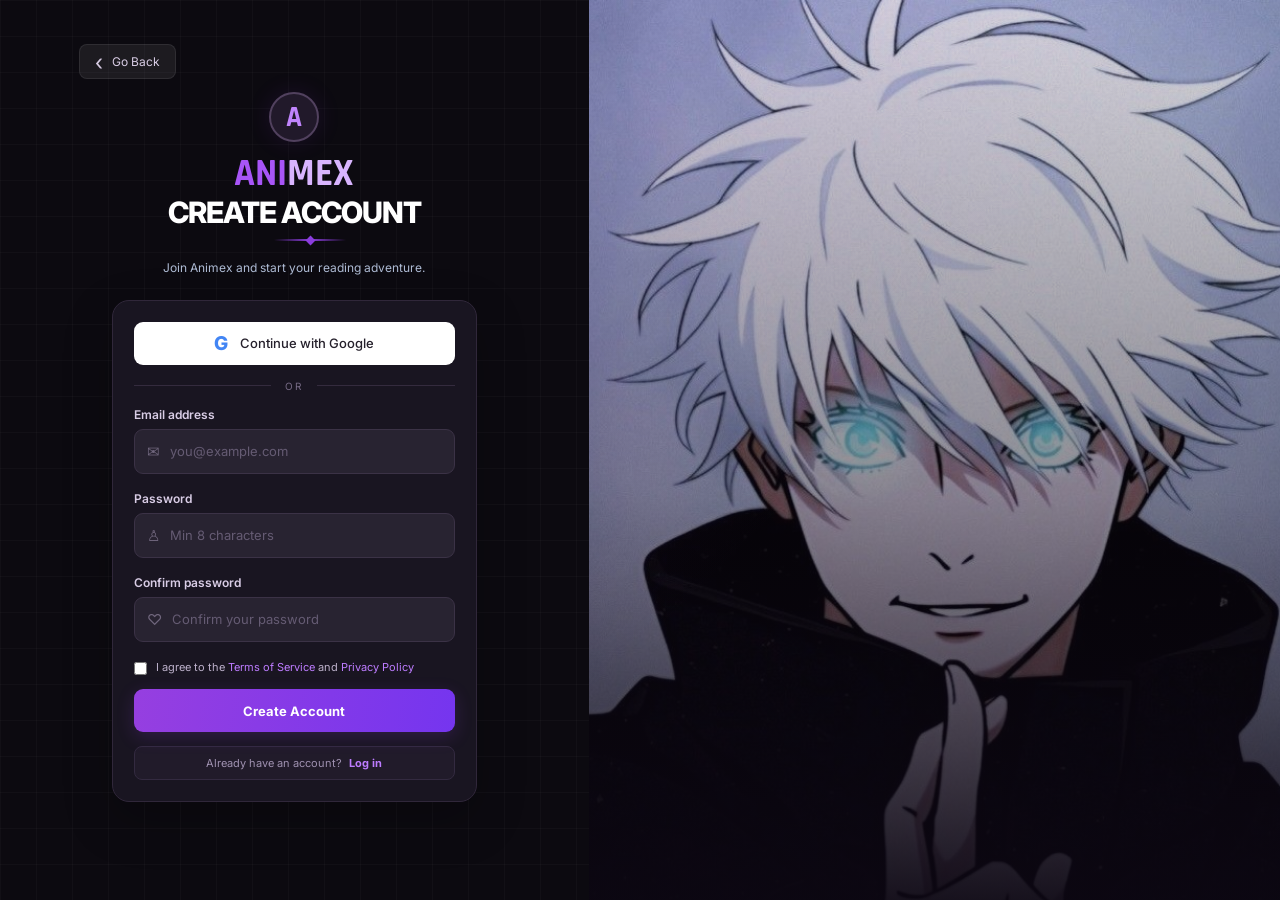
<file: signup.html>
<!DOCTYPE html>
<html lang="en">
<head>
    <meta charset="UTF-8">
    <meta name="viewport" content="width=device-width, initial-scale=1.0">
    <title>Sign Up | Animex</title>
    <link rel="stylesheet" href="signup.css">
    <link rel="preconnect" href="https://fonts.googleapis.com">
    <link rel="preconnect" href="https://fonts.gstatic.com" crossorigin>
    <link href="https://fonts.googleapis.com/css2?family=Inter:wght@400;500;600;700;800&family=Rajdhani:wght@600;700&display=swap" rel="stylesheet">
</head>
<body>

    <main class="signup-layout">

        <section class="signup-panel">
            <a href="index.html" class="back-button">
                <span>‹</span> Go Back
            </a>

            <div class="signup-content">

                <div class="brand-icon">
                    <span>A</span>
                </div>

                <header class="signup-heading">
                    <h1>ANI<span>MEX</span></h1>
                    <h2>CREATE ACCOUNT</h2>
                    <div class="heading-divider">
                        <span></span>
                    </div>
                    <p>Join Animex and start your reading adventure.</p>
                </header>

                <form class="signup-form" id="signupForm">

                    <button type="button" class="google-button" id="googleSignup">
                        <span class="google-icon">G</span>
                        Continue with Google
                    </button>

                    <div class="separator">
                        <span></span>
                        <p>OR</p>
                        <span></span>
                    </div>

                    <div class="form-group">
                        <label for="email">Email address</label>
                        <div class="input-wrapper">
                            <span class="input-icon">✉</span>
                            <input
                                type="email"
                                id="email"
                                name="email"
                                placeholder="you@example.com"
                                autocomplete="email"
                                required
                            >
                        </div>
                    </div>

                    <div class="form-group">
                        <label for="password">Password</label>
                        <div class="input-wrapper">
                            <span class="input-icon">♙</span>
                            <input
                                type="password"
                                id="password"
                                name="password"
                                placeholder="Min 8 characters"
                                minlength="8"
                                autocomplete="new-password"
                                required
                            >
                        </div>
                    </div>

                    <div class="form-group">
                        <label for="confirmPassword">Confirm password</label>
                        <div class="input-wrapper">
                            <span class="input-icon">♡</span>
                            <input
                                type="password"
                                id="confirmPassword"
                                name="confirmPassword"
                                placeholder="Confirm your password"
                                minlength="8"
                                autocomplete="new-password"
                                required
                            >
                        </div>
                    </div>

                    <label class="terms-label">
                        <input type="checkbox" id="terms" required>
                        <span>
                            I agree to the
                            <a href="terms.html">Terms of Service</a>
                            and
                            <a href="privacy.html">Privacy Policy</a>
                        </span>
                    </label>

                    <p class="form-message" id="formMessage" aria-live="polite"></p>

                    <button type="submit" class="create-account">
                        Create Account
                    </button>

                    <div class="login-link">
                        Already have an account?
                        <a href="login.html">Log in</a>
                    </div>

                </form>
            </div>
        </section>

        <aside class="art-panel">
            <div class="art-overlay"></div>
        </aside>

    </main>

    <script src="signup.js"></script>
</body>
</html>
</file>
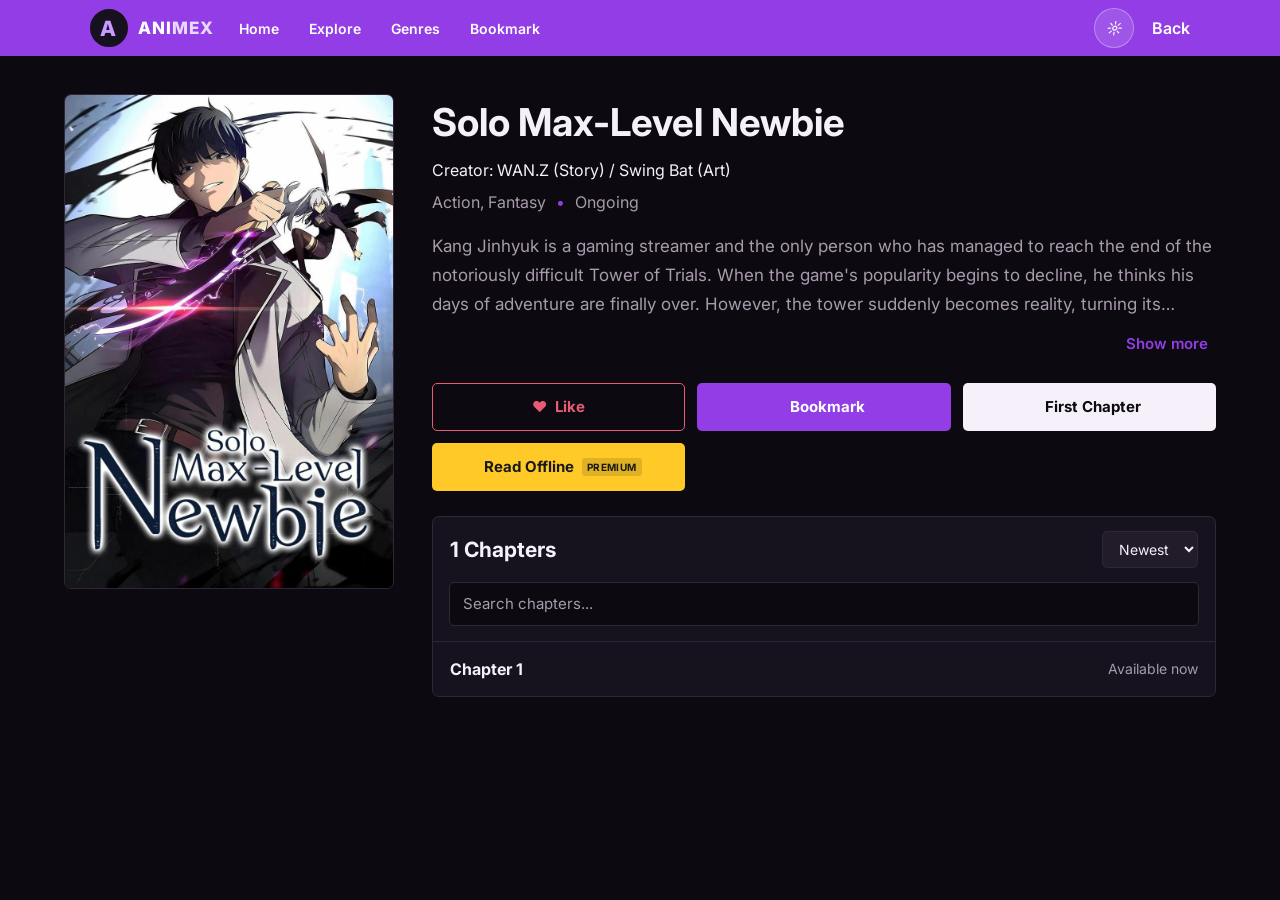
<file: story.html>
<!DOCTYPE html>
    <html lang="en">
    <head>
        <meta charset="UTF-8">
        <meta name="viewport" content="width=device-width, initial-scale=1.0">
          <title>PACHECO, RENZO M - BSIT 21006</title>
        <link rel="stylesheet" href="story.css">
    </head>

    <body>

        <header class="navbar">
                <a href="index.html" class="logo">
                    <span class="logo-icon">A</span>
                    <span>ANI<span class="logo-accent">MEX</span></span>
                </a>

            <nav>
                <a href="index.html">Home</a>
                <a href="browse.html">Explore</a>
                <a href="genre.html">Genres</a>
                <a href="bookmarks.html">Bookmark</a>
            </nav>

            <div class="nav-actions">
                <button type="button" id="themeToggle" class="theme-toggle" aria-label="Toggle theme">
                    <i class="fa-solid fa-sun">   ☼</i>
                </button>

                <a href="browse.html" class="back-link">
                    <i class="fa-solid fa-arrow-left"></i>
                    Back
                </a>
            </div>
        </header>


        <main class="story-container">

            <section class="story-details">

                <div class="cover-container">
                    <img
                        src="images/solomax.jpg"
                        alt="Story Cover"
                        class="story-cover"
                        id="storyCover"
                    >
                </div>

                <div class="story-info">

                   

                    <h1 id="storyTitle">The Max Level Hero Has Returned!</h1>
                    <p class="story-author">
                        
                    Creator: <span id="storyAuthor">Author not listed</span>
                    </p>

                    <div class="story-meta">
                        <span id="storyGenre">Action, Fantasy</span>
                        <span class="meta-divider">•</span>
                        <span id="storyStatus">Ongoing</span>
                    </div>

                    <p class="story-description" id="storyDescription">
                        The story description will appear here. Discover the
                        adventures, challenges, and journey of your favorite
                        characters as you explore this story.
                    </p>

                    <button type="button" class="show-more" id="showMoreBtn">
                        Show more
                        <i class="fa-solid fa-chevron-down"></i>
                    </button>


    
                    <div class="story-actions">

                        <button type="button" class="btn like-btn" id="likeBtn">
                            ♥ <span id="likeText">Like</span>
                        </button>

                        <button type="button" class="btn bookmark-btn" id="bookmarkBtn">
                            <i class="fa-regular fa-bookmark"></i>
                            Bookmark
                        </button>

                        <button type="button" class="btn first-chapter-btn" id="firstChapterBtn">
                            <i class="fa-regular fa-eye"></i>
                            First Chapter
                        </button>

                        <button type="button" class="btn offline-btn" id="offlineBtn">
                            <i class="fa-solid fa-download"></i>
                            Read Offline
                            <span class="premium-label">PREMIUM</span>
                        </button>

                    </div>



                    <section class="chapters-section">

                        <div class="chapters-header">
                            <h2><span id="chapterCount">1</span> Chapters</h2>

                            <select id="chapterSort" aria-label="Sort chapters">
                                <option value="newest">Newest</option>
                                <option value="oldest">Oldest</option>
                            </select>
                        </div>

                        <div class="chapter-search">
                            <input
                                type="search"
                                id="chapterSearch"
                                placeholder="Search chapters..."
                                aria-label="Search chapters"
                            >
                            <i class="fa-solid fa-magnifying-glass"></i>
                        </div>

            
                        <div class="chapter-list" id="chapterList">
                            <a href="reader.html?id=1&chapter=1" class="chapter-item" id="chapter1Link">
                                <span>Chapter 1</span>
                                <span class="chapter-date">Available now</span>
                            </a>
                        </div>


                        <p class="empty-message" id="emptyMessage" hidden>
                            No chapters found.
                        </p>

                    </section>

                </div>
            </section>
        </main>


        <script>
            const themeToggle = document.getElementById("themeToggle");
            const themeIcon = themeToggle.querySelector("i");

            function applyTheme(theme) {
                document.body.classList.toggle("light-mode", theme === "light");

                themeIcon.className = theme === "light"
                    ? "fa-solid fa-moon"
                    : "fa-solid fa-sun";

                themeToggle.setAttribute(
                    "aria-label",
                    theme === "light" ? "Switch to dark mode" : "Switch to light mode"
                );
            }

            const savedTheme = localStorage.getItem("mangaTheme") || "dark";
            applyTheme(savedTheme);

            themeToggle.addEventListener("click", () => {
                const newTheme = document.body.classList.contains("light-mode")
                    ? "dark"
                    : "light";

                localStorage.setItem("mangaTheme", newTheme);
                applyTheme(newTheme);
            });

        const stories = [
        {
            id: 1,
            title: "Solo Max-Level Newbie",
            cover: "images/solomax.jpg",
            genre: "Action, Fantasy",
            status: "Ongoing",
            description: "Kang Jinhyuk is a gaming streamer and the only person who has managed to reach the end of the notoriously difficult Tower of Trials. When the game's popularity begins to decline, he thinks his days of adventure are finally over. However, the tower suddenly becomes reality, turning its challenges into dangerous trials that threaten the lives of everyone involved. Unlike the other players, Jinhyuk possesses years of experience and an extensive knowledge of the tower's secrets. Using his strategic mind and familiarity with its hidden mechanics, he sets out to climb the tower again, defeat powerful enemies, and uncover opportunities that others cannot recognize."
        },
        {
            id: 2,
            title: "Eleceed",
            cover: "images/eleceed.jpeg",
            genre: "Action, Adventure",
            status: "Ongoing",
            description: "Jiwoo Seo is a kind-hearted young man who possesses extraordinary speed and a strong desire to help others. His quiet life changes when he meets Kayden, a powerful awakened individual who has been trapped in the body of a cat. Despite their very different personalities, the two form an unexpected partnership that changes Jiwoo's future. Under Kayden's guidance, Jiwoo begins learning how to control his abilities and navigate the hidden world of awakened individuals. As he encounters talented allies, dangerous enemies, and powerful organizations, he discovers that becoming stronger requires more than natural ability. His journey becomes a combination of action, friendship, humor, and personal growth."
        },
        {
            id: 3,
            title: "Sword Master's Youngest Son",
            cover: "images/swordmaster.jpeg",
            genre: "Fantasy, Adventure",
            status: "Ongoing",
            description: "Jin Runcandel is the youngest son of the prestigious Runcandel family, a household famous for producing exceptional swordsmen. Despite his heritage, Jin is considered a failure because he cannot meet the expectations placed upon him. After suffering a tragic fate, he receives an extraordinary opportunity to begin his life again. Determined not to repeat his previous mistakes, Jin uses his memories and experience to develop his abilities and make better decisions. His second chance leads him into dangerous conflicts, unexpected alliances, and challenges that test his determination. As he works to prove his worth, Jin begins shaping a future that is no longer controlled by the expectations of his family."
        },
        {
            id: 4,
            title: "Pick me Up! Infinite Gacha",
            cover: "images/pick me up.jpg",
            genre: "Action, Fantasy",
            status: "Ongoing",
            description: "Loki is a highly skilled player of a notoriously difficult mobile gacha game. His experience is put to the ultimate test when he suddenly finds himself inside the game as a low-ranking hero. In this unfamiliar world, every mission carries real consequences, and survival depends on teamwork, planning, and the effective use of limited resources. Instead of relying only on his former reputation, Loki must understand his new circumstances and lead others through increasingly dangerous challenges. As the missions grow more complicated, he learns that success requires careful decisions and cooperation. His knowledge of the game becomes his greatest advantage in a world where a single mistake can change everything."
        },
        {
            id: 5,
            title: "The Extra's Academy Survival Guide",
            cover: "images/extra.jpeg",
            genre: "Action, Fantasy",
            status: "Ongoing",
            description: "After entering the world of a fantasy game, a player finds himself living as Ed Rothstaylor, a minor character whose future appears far from promising. Disowned and stripped of many privileges, Ed must survive without the advantages enjoyed by the main characters. Rather than chasing fame, he focuses on building a stable life through preparation, practical knowledge, and careful planning. His efforts become complicated when he encounters students, professors, and influential figures whose decisions can change the course of events. With danger hidden behind the academy's ordinary routines, Ed must use his understanding of the world to avoid a disastrous ending and create a future different from the one originally written for him."
        },
        {
            id: 6,
            title: "Infinite Mage",
            cover: "images/infinite.jpg",
            genre: "Adventure, Fantasy",
            status: "Ongoing",
            description: "Shirone grows up in a humble environment, far removed from the privileged world of nobles and professional mages. From an early age, he develops a fascination with books, knowledge, and the mysteries of magic. Although society places limits on what someone of his background can achieve, Shirone refuses to abandon his dream of becoming a mage. His curiosity and dedication eventually lead him toward opportunities that challenge the expectations surrounding him. As he enters a world of magical education, he encounters difficult lessons, talented rivals, and questions about the true nature of power. His journey explores knowledge, perseverance, and the determination to prove that a person's origins do not have to determine their future."
        },
        {
            id: 7,
            title: "Star Embracing Sword Master",
            cover: "images/star.jpeg",
            genre: "Action, Fantasy",
            status: "Ongoing",
            description: "Vlad is a young man who grows up on the rough streets, learning to survive in an environment where strength and quick decisions often determine a person's future. His life takes an unexpected turn after a mysterious encounter awakens a new ambition within him. Rather than remaining trapped by his circumstances, Vlad begins pursuing the path of a swordsman. His journey introduces him to demanding training, influential figures, and conflicts that reveal how complicated the world beyond the streets can be. As his abilities develop, he must learn to balance pride with discipline and make choices that will shape the person he becomes. His determination pushes him toward a future far greater than the one he once imagined."
        },
        {
            id: 8,
            title: "Windbreaker",
            cover: "images/windbreaker.jpg",
            genre: "Sports, Drama",
            status: "Ongoing",
            description: "Jay Jo is an exceptional student whose life revolves around academic expectations and a disciplined routine. Although he rarely seeks attention, his impressive cycling skills become impossible to ignore when he encounters people involved in competitive street biking. Drawn into this energetic community, Jay discovers a side of himself that school alone never allowed him to explore. Through races, training sessions, and unexpected friendships, he learns about teamwork, determination, and the freedom of pursuing something he genuinely enjoys. Competition also brings rivalries and emotional challenges that test his confidence. As Jay becomes more involved in the cycling world, he must decide what truly matters to him and how far he is willing to go to follow his own path."
        },
        {
            id: 9,
            title: "Solo Leveling",
            cover: "images/solo level.jpg",
            genre: "Action, Fantasy",
            status: "Completed",
            description: "In a world where mysterious gates connect humanity to monster-filled dungeons, certain people awaken special abilities and become hunters. Sung Jinwoo is known as the weakest of them all, constantly risking his life for rewards that barely cover his family's needs. During a disastrous dungeon expedition, he encounters a mysterious opportunity that changes the course of his life. He gains access to a unique system that allows him to complete quests, improve his abilities, and become stronger in ways other hunters cannot. As Jinwoo grows beyond his former limits, he begins facing increasingly dangerous enemies and uncovering secrets about the gates themselves. His personal struggle for survival gradually develops into a much larger conflict that could determine humanity's future."
        },
        {
            id: 10,
            title: "Villain to Kill",
            cover: "images/Villain.jpg",
            genre: "Action, Supernatural",
            status: "Ongoing",
            description: "Cassian Lee is a powerful psyker who believes in protecting others and using his abilities responsibly. His life changes dramatically after a tragic incident forces him into circumstances he never expected. He finds himself in a body associated with the very people he once opposed: villains. In a society where awakened individuals are judged by their actions and affiliations, Cassian must navigate a complicated world of heroes, criminals, and competing interests. His strength makes him a formidable presence, but his new circumstances challenge his identity and purpose. As he confronts powerful enemies and uncovers hidden motives, Cassian must determine how to move forward without losing sight of his principles."
        },
        {
            id: 11,
            title: "Absolute Sword Sense",
            cover: "images/absolute.jpeg",
            genre: "Action, Martial Arts",
            status: "Ongoing",
            description: "Woonhwi So has spent much of his life being treated as a failure because he lacks the talent expected of someone in the martial arts world. After a dangerous mission ends in tragedy, he unexpectedly returns to an earlier point in his life. This second chance comes with a remarkable ability: he can hear the voices of swords and learn from the secrets they carry. With this unusual power, Woonhwi gains new ways to understand weapons, combat, and the people around him. Determined not to repeat his previous mistakes, he begins making different choices and developing skills that once seemed beyond his reach. His journey combines martial arts, mystery, and personal growth as he works to change his destiny."
        },
        {
            id: 12,
            title: "SSS-Class Revival Hunter",
            cover: "images/SSS CLASS.jpeg",
            genre: "Action, Fantasy",
            status: "Ongoing",
            description: "Kim Gongja lives in a world where hunters climb a mysterious tower in pursuit of fame, wealth, and extraordinary power. Although he longs to become a celebrated hunter himself, his abilities initially leave him far behind the people he admires. Everything changes when he receives a rare skill that allows him to copy another person's ability under unusual conditions. This power opens a path that is far more complicated than he first expects. As Gongja begins exploring the tower, he encounters difficult trials, powerful opponents, and people whose lives are shaped by their ambitions. His journey challenges his understanding of strength and sacrifice, gradually transforming his desire for recognition into a deeper pursuit of meaning and purpose."
        },
        {
            id: 13,
            title: "Lookism",
            cover: "images/Lookism_Volume_1_Cover.jpg",
            genre: "Drama, Action",
            status: "Ongoing",
            description: "Daniel Park has experienced firsthand how cruelly people can judge someone based on appearance. His life changes when he discovers that he can switch between two bodies with very different appearances. This strange ability gives him a new perspective on school, friendship, popularity, and social status. As Daniel tries to understand his situation, he encounters people whose lives reveal the pressures and inequalities hidden beneath everyday interactions. What begins as a story about appearance gradually expands into conflicts involving school violence, personal ambition, loyalty, and identity. Through these experiences, Daniel learns that changing how people see you does not necessarily solve the problems that lie beneath the surface."
        },
        {
            id: 14,
            title: "The Regressed Mercenary's Machinations",
            cover: "images/regressed.jpeg",
            genre: "Action, Fantasy",
            status: "Ongoing",
            description: "Cyan Vert is a seasoned mercenary whose life has been shaped by battles, difficult decisions, and the harsh realities of survival. After meeting a tragic end, he receives an unexpected opportunity to return to the past. With his memories and experience intact, Cyan can recognize dangers that others have yet to encounter and mistakes that once cost him dearly. Rather than repeating the same path, he begins using his knowledge to protect the people around him, strengthen his position, and prepare for future conflicts. However, changing the course of events is not simple, especially when powerful individuals have their own hidden agendas. His second life becomes a calculated struggle to rewrite his fate and build a future on his own terms."
        },
        {
            id: 15,
            title: "Absolute Regression",
            cover: "images/regression.jpg",
            genre: "Action, Fantasy",
            status: "Ongoing",
            description: "In the unforgiving world of martial arts, a warrior's mistakes can have consequences that last a lifetime. The protagonist receives an extraordinary chance to return to an earlier point in his life, carrying the memories and regrets of what came before. With the future no longer entirely unknown, he begins reconsidering the decisions that once led him toward defeat. Yet having knowledge of past events does not guarantee an easy victory, because people and circumstances can change when he takes a different path. As he works to refine his skills and confront old conflicts, he must learn to distinguish between what he can control and what remains uncertain. His journey explores second chances, martial arts, and the difficult process of reshaping destiny."
        },
        {
            id: 16,
            title: "The Greatest Estate Developer",
            cover: "images/Greatest.jpg",
            genre: "Comedy, Fantasy",
            status: "Ongoing",
            description: "When civil engineering student Kim Suho wakes up in a fantasy world, he discovers that he has taken the place of Lloyd Frontera, a nobleman whose family estate is drowning in debt. Instead of relying on magic or swordsmanship, he turns to his knowledge of engineering, construction, and practical problem-solving. Through ambitious projects and clever planning, Lloyd attempts to improve the estate's economy and secure a better future for its residents. His unconventional methods often produce hilarious reactions, especially when his plans become much more elaborate than anyone expects. Beneath the comedy lies a story about innovation, responsibility, and resourcefulness, showing how modern knowledge can transform a struggling community in surprising ways."
        },
        {
            id: 17,
            title: "Nano Machine",
            cover: "images/Nano.jpg",
            genre: "Action, Martial Arts",
            status: "Ongoing",
            description: "Cheon Yeo-Woon grows up facing discrimination and danger within the Heavenly Demon Cult because of his family background. With powerful rivals surrounding him, his chances of rising through the ranks seem slim. Everything changes when a mysterious descendant from the future gives him advanced nanotechnology that can analyze his body, improve his combat skills, and assist his training. This unexpected advantage allows Yeo-Woon to approach martial arts in a way no one else can. Nevertheless, technology alone cannot protect him from political schemes, deadly challenges, and enemies who underestimate no one. As he develops his abilities and gains influence, he must navigate the dangerous hierarchy of the cult while deciding what kind of leader he ultimately wants to become."
        },
        {
            id: 18,
            title: "I Am the Fated Villain",
            cover: "images/I am.jpeg",
            genre: "Action, Fantasy",
            status: "Ongoing",
            description: "Gu Changge awakens in a cultivation world where powerful families, ancient inheritances, and gifted protagonists compete for influence. Unlike the heroes typically found in such stories, he occupies the role of a calculating villain who understands how easily ambition can be manipulated. Using his status, intelligence, and carefully arranged schemes, he works to turn difficult situations to his advantage. His opponents often believe that destiny favors them, but Gu Changge is willing to challenge their assumptions and exploit their weaknesses. As he becomes involved in rivalries and mysterious events, the line between apparent heroes and hidden antagonists grows increasingly complicated. The story follows his strategic rise through a world where power depends as much on planning as it does on cultivation."
        },
        {
            id: 19,
            title: "Myst, Myth, Mayhem",
            cover: "images/myst.png",
            genre: "Action, Fantasy",
            status: "Ongoing",
            description: "In a dark martial arts world filled with powerful sects, hidden grudges, and dangerous supernatural forces, a mysterious figure becomes entangled in conflicts that reach far beyond ordinary rivalries. As secrets emerge and alliances shift, the boundaries between justice, revenge, and personal ambition grow increasingly uncertain. The story blends martial arts action with an unsettling atmosphere, following characters whose choices can have consequences for entire communities. Battles are only part of the struggle; understanding the motives of enemies and allies can be just as important. With its focus on mystery, intense confrontations, and morally complicated characters, Myst, Myth, Mayhem presents a world where even the strongest fighters must be wary of the secrets surrounding them."
        },
        {
            id: 20,
            title: "Childhood Friend of the Zenith",
            cover: "images/child.jpeg",
            genre: "Action, Fantasy",
            status: "Ongoing",
            description: "Gu Yangcheon has lived a troubled life, carrying a reputation and habits that have damaged his relationships with others. When he receives another opportunity to change his path, he begins reconsidering the choices that shaped his earlier existence. Determined to become someone better, he works to improve his martial arts abilities and rebuild the connections that matter to him. His efforts bring him into contact with powerful martial artists, complicated family relationships, and challenges that test his resolve. Although he possesses valuable experience, earning trust and changing deeply rooted patterns requires more than strength. As his relationships develop and new dangers appear, Gu Yangcheon must learn whether a different future is possible when he finally chooses to act differently."
        },
        {
            id: 21,
            title: "Omniscient Reader's Viewpoint",
            cover: "images/omni.jpeg",
            genre: "Action, Fantasy",
            status: "Ongoing",
            description: "Kim Dokja is an ordinary office worker whose favorite web novel has accompanied him through years of his life. He is the only reader who has followed the story to its conclusion, so he knows how its characters and major events are supposed to unfold. One day, the fictional world suddenly becomes reality, and humanity is forced to participate in dangerous scenarios controlled by mysterious beings. Dokja's knowledge gives him a rare advantage, but the real world does not always follow the story exactly as he remembers it. As he encounters the novel's protagonist and other survivors, he must make difficult decisions that can change their fates. His journey explores storytelling, survival, friendship, and the consequences of knowing what might happen next."
        },
        {
            id: 22,
            title: "The Beginning After the End",
            cover: "images/beginning.jpg",
            genre: "Action, Romance, Fantasy",
            status: "Ongoing",
            description: "King Grey once possessed immense power and authority, yet his life lacked the meaningful relationships that make existence worthwhile. After his death, he is reborn as Arthur Leywin in a world where magic, magical creatures, and dangerous adventures are part of everyday life. This new beginning gives him the opportunity to experience family, friendship, and emotional connections that were absent from his former existence. While retaining his previous knowledge, Arthur gradually develops his magical abilities and learns about the complexities of his new world. As he grows older, his journey takes him beyond the safety of home and into conflicts that threaten people he cares about. His second life becomes a story of personal growth, responsibility, and the difficult balance between power and humanity."
        },
        {
            id: 23,
            title: "Tower of God",
            cover: "images/Tower of God.jpg",
            genre: "Adventure, Fantasy",
            status: "Ongoing",
            description: "Twenty-Fifth Bam has spent most of his life isolated from the wider world, with Rachel serving as his most important connection. When Rachel enters the mysterious Tower, Bam follows her, beginning a journey into a place where climbers must pass dangerous tests to advance. The Tower promises extraordinary rewards to those who reach its highest levels, but its inhabitants are driven by competing ambitions, secrets, and rivalries. Along the way, Bam encounters companions who challenge his understanding of friendship and strength. His unusual abilities attract attention from powerful figures, placing him at the center of events he barely understands. As he climbs higher, the mysteries surrounding the Tower and its inhabitants become increasingly difficult to separate from his own search for Rachel."
        },
        {
            id: 24,
            title: "Doom Breaker",
            cover: "images/doom.jpg",
            genre: "Action, Fantasy",
            status: "Ongoing",
            description: "Zephyr is humanity's final warrior in a desperate struggle against the forces of darkness. Despite his determination, he eventually loses the battle against a powerful enemy and believes humanity's fate has been sealed. However, a divine intervention sends him back into the past, giving him an opportunity he never expected to receive. With memories of the future and experience gained from years of fighting, Zephyr begins preparing for the catastrophe before it happens. He must strengthen his abilities, form valuable alliances, and make choices that could prevent the destruction he once witnessed. Yet knowing the future does not make the road easy, because every change can create new risks. His second chance becomes a race to alter destiny and protect the world."
        },
        {
            id: 25,
            title: "God of High School",
            cover: "images/god.jpg",
            genre: "Action, Supernatural",
            status: "Completed",
            description: "Jin Mori is a cheerful and confident martial artist who loves challenging strong opponents. His skills lead him to enter the God of High School tournament, a competition designed to determine the strongest high school fighter. There, he meets talented competitors such as Daewi Han and Mira Yoo, and the three develop relationships that become central to their journeys. As the tournament progresses, the competition reveals powers and mysteries that extend far beyond ordinary martial arts. Jin and his companions become caught in conflicts involving supernatural forces and beings with extraordinary abilities. What begins as a contest of strength gradually expands into a larger struggle, testing their loyalty, courage, and understanding of the world around them."
        },
        {
            id: 26,
            title: "Wistoria",
            cover: "images/Wistoria.jpg",
            genre: "Action, Fantasy",
            status: "Ongoing",
            description: "Will Serfort studies at a prestigious magical academy in a world where the ability to use magic determines a person's standing. Unfortunately, Will cannot perform conventional magic, making him an outsider among students who rely on powerful spells. Despite this disadvantage, he refuses to abandon his promise to someone important to him. Instead, he trains relentlessly with a sword and develops exceptional physical and combat skills. His unconventional approach brings him into conflict with expectations, difficult examinations, and opponents who underestimate him. As he struggles to advance through the academy, Will must prove that determination and skill can challenge a system built around magical talent. His journey combines fantasy adventure, school rivalry, and the pursuit of a deeply personal dream."
        },
        {
            id: 27,
            title: "Bleach",
            cover: "images/Bleach.jpg",
            genre: "Action, Supernatural",
            status: "Completed",
            description: "Ichigo Kurosaki is a teenager who has been able to see spirits for as long as he can remember. His ordinary life changes when he meets Rukia Kuchiki, a Soul Reaper responsible for protecting the living world from dangerous spiritual beings known as Hollows. After an unexpected encounter, Ichigo receives Soul Reaper powers and takes on the responsibility of defending people from supernatural threats. His new duties lead him into increasingly dangerous battles and introduce him to a hidden society with its own rules, conflicts, and secrets. As he grows stronger, Ichigo learns more about his friends, his enemies, and the origins of his abilities. His journey explores courage, loyalty, and the responsibility that comes with protecting others."
        },
        {
            id: 28,
            title: "Black Clover",
            cover: "images/black.jpg",
            genre: "Action, Fantasy",
            status: "Completed",
            description: "In a world where magic influences nearly every aspect of life, Asta is born without any magical ability. Despite being surrounded by people who can perform extraordinary spells, he refuses to give up on his dream of becoming the Wizard King. His childhood rival and friend, Yuno, possesses exceptional magical talent, giving Asta even more reason to push himself. Everything changes when Asta obtains a mysterious grimoire containing anti-magic abilities that can counter ordinary spells. After joining the Magic Knights, he begins facing dangerous missions, powerful rivals, and threats that challenge the Clover Kingdom. Through hard work, loyalty, and determination, Asta seeks to prove that a lack of conventional magic does not have to define his future."
        },
        {
            id: 29,
            title: "Attack on Titan",
            cover: "images/attack.jpg",
            genre: "Action, Dark Fantasy",
            status: "Completed",
            description: "Humanity lives behind enormous walls built to protect its remaining population from the terrifying Titans, giant humanoid creatures that threaten human survival. Eren Yeager grows up believing that the walls are the only barrier between his people and extinction. After a devastating attack shatters his sense of security, Eren vows to fight the Titans and joins the military alongside his childhood friends Mikasa Ackerman and Armin Arlert. Their training prepares them for a world far more complicated than they imagined. As they face battles, political tensions, and unexpected revelations, they begin uncovering secrets about the Titans, the walls, and humanity's history. The story develops into a complex exploration of freedom, survival, conflict, and the consequences of pursuing one's ideals."
        },
        {
            id: 30,
            title: "Jujutsu Kaisen",
            cover: "images/JJK.jpeg",
            genre: "Action, Supernatural",
            status: "Completed",
            description: "Yuji Itadori is an unusually athletic student who prefers spending time with his friends rather than focusing on a traditional sports career. His life changes when he encounters a cursed object that attracts dangerous supernatural creatures. To protect the people around him, Yuji makes a decision that draws him into the hidden world of jujutsu sorcerers. He soon discovers that curses are born from humanity's negative emotions and that fighting them requires specialized abilities and rigorous training. Under the guidance of experienced sorcerers, Yuji begins learning how to face these threats while dealing with the consequences of his unusual circumstances. As increasingly dangerous conflicts emerge, he and his companions must confront difficult choices about responsibility, sacrifice, and what it means to save others."
        }
    ];

    const storyAuthors = {
        1: "WAN.Z (Story) / Swing Bat (Art)",
        2: "Son Je-ho (Story) / Zhena (Art)",
        3: "Hwang Jeong-hyun / AZI",
        4: "Hermod (Original Novel) / WASAK BASAK (Art)",
        5: "Grrr (Original Novel)",
        6: "Kim Chi-woo (Original Novel)",
        7: "Q10 / Hong Dae-ui",
        8: "Jo Yong-seok",
        9: "Chugong (Original Novel) / DUBU (Art)",
        10: "Fupin (Story) / Eunji (Art)",
        11: "Hanjung Wolya (Original Novel)",
        12: "Shin Noah (Original Novel) / Bill K (Art)",
        13: "Park Tae-jun",
        14: "GM (Story) / Do7 (Art)",
        15: "Mogma (Original Novel)",
        16: "BK_Moon (Story) / Lee Hyun-min (Art)",
        17: "Hanjung Wolya (Original Novel) / Geumgang Bulgoe (Art)",
        18: "Gu Xiang",
        19: "Hanjung Wolya (Original Novel)",
        20: "Mokma (Original Novel)",
        21: "singNsong / Sleepy-C / Blackbox",
        22: "TurtleMe / Fuyuki23",
        23: "S.I.U.",
        24: "Blue-Deep",
        25: "Yongje Park",
        26: "Fujino Omori / Toshi Aoi",
        27: "Tite Kubo",
        28: "Yuki Tabata",
        29: "Hajime Isayama",
        30: "Gege Akutami"
    };





    const params = new URLSearchParams(window.location.search);
    const storyId = Number(params.get("id")) || 1;

    const story = stories.find(item => item.id === storyId);

    const storyCover = document.getElementById("storyCover");
    const storyTitle = document.getElementById("storyTitle");
    const storyGenre = document.getElementById("storyGenre");
    const storyStatus = document.getElementById("storyStatus");
    const storyDescription = document.getElementById("storyDescription");

    if (story) {
        storyCover.src = story.cover;
        storyCover.alt = story.title;

        storyTitle.textContent = story.title;
        storyGenre.textContent = story.genre;
        storyStatus.textContent = story.status;
        storyDescription.textContent = story.description;

        document.title = `${story.title} | Animex`;
    } else {
        storyTitle.textContent = "Story Not Found";
        storyDescription.textContent = "The selected story could not be found.";
    }


    const firstChapterBtn = document.getElementById("firstChapterBtn");
    const chapter1Link = document.getElementById("chapter1Link");

    function openFirstChapter() {
        if (!story) {
            alert("Story not found. Please select a story again.");
            return;
        }

        window.location.href =
            `reader.html?id=${story.id}&chapter=1`;
    }

    if (firstChapterBtn) {
        firstChapterBtn.addEventListener("click", openFirstChapter);
    }

    if (chapter1Link) {
        chapter1Link.href = story
            ? `reader.html?id=${story.id}&chapter=1`
            : "reader.html";
    }


    const showMoreBtn = document.getElementById("showMoreBtn");

    if (showMoreBtn && storyDescription) {
        showMoreBtn.addEventListener("click", function () {
            storyDescription.classList.toggle("expanded");

            if (storyDescription.classList.contains("expanded")) {
                showMoreBtn.innerHTML =
                    'Show less <i class="fa-solid fa-chevron-up"></i>';
            } else {
                showMoreBtn.innerHTML =
                    'Show more <i class="fa-solid fa-chevron-down"></i>';
            }
        });
    }


    const bookmarkBtn = document.getElementById("bookmarkBtn");
    const BOOKMARK_KEY = "animexBookmarks";

    function getBookmarks() {
        try {
            const data = JSON.parse(
                localStorage.getItem(BOOKMARK_KEY) || "[]"
            );
            return Array.isArray(data) ? data : [];
        } catch {
            return [];
        }
    }

    function updateBookmarkButton() {
        if (!story || !bookmarkBtn) return;

        const saved = getBookmarks().some(
            item => Number(item.id) === story.id
        );

        bookmarkBtn.innerHTML = saved
            ? '<i class="fa-solid fa-bookmark"></i> Bookmarked'
            : '<i class="fa-regular fa-bookmark"></i> Bookmark';
    }

    if (story && bookmarkBtn) {
        updateBookmarkButton();

        bookmarkBtn.addEventListener("click", () => {
            const bookmarks = getBookmarks();
            const index = bookmarks.findIndex(
                item => Number(item.id) === story.id
            );

            if (index === -1) {
                bookmarks.push({
                    id: story.id,
                    title: story.title,
                    cover: story.cover,
                    genre: story.genre,
                    status: story.status
                });
            } else {
                bookmarks.splice(index, 1);
            }

            localStorage.setItem(
                BOOKMARK_KEY,
                JSON.stringify(bookmarks)
            );

            updateBookmarkButton();
        });
    }




    const likeBtn = document.getElementById("likeBtn");
    const likeText = document.getElementById("likeText");
    const LIKE_KEY = "animexLikes";

    function getLikes() {
        try {
            const data = JSON.parse(
                localStorage.getItem(LIKE_KEY) || "[]"
            );

            return Array.isArray(data)
                ? [...new Set(data.map(Number).filter(Number.isFinite))]
                : [];
        } catch (error) {
            return [];
        }
    }

    function updateLikeButton() {
        if (!story || !likeBtn || !likeText) return;

        const likes = getLikes();
        const isLiked = likes.includes(Number(story.id));

        likeText.textContent = isLiked ? "Liked" : "Like";
        likeBtn.classList.toggle("liked", isLiked);
        likeBtn.setAttribute("aria-pressed", String(isLiked));
    }

    if (likeBtn && likeText && story) {
        updateLikeButton();

        likeBtn.addEventListener("click", () => {
            const likes = getLikes();
            const currentId = Number(story.id);

            const updatedLikes = likes.includes(currentId)
                ? likes.filter(id => id !== currentId)
                : [...likes, currentId];

            localStorage.setItem(
                LIKE_KEY,
                JSON.stringify(updatedLikes)
            );

            updateLikeButton();
        });
    }




    const storyAuthor = document.getElementById("storyAuthor");

    if (storyAuthor) {
        storyAuthor.textContent =
            storyAuthors[story.id] || "Author not listed";
    }



        </script>
    </body>
    </html>
</file>
<file: style.css>
@import url('https://fonts.googleapis.com/css2?family=Inter:wght@400;500;600;700;800&display=swap');

:root {
    --background: #0c0a10;
    --surface: #17131e;
    --surface-light: #211b2a;
    --primary: #8b3dde;
    --primary-hover: #a855f7;
    --text: #f5f0fa;
    --muted: #a79bad;
    --border: #302638;
    --gold: #ffc928;
}

body.light-mode {
    --background: #f4f0f8;
    --surface: #ffffff;
    --surface-light: #eee7f5;
    --text: #241a2d;
    --muted: #766b80;
    --border: #ddd1e8;
}

* {
    margin: 0;
    padding: 0;
    box-sizing: border-box;
}

body {
    font-family: 'Rajdhani', sans-serif;
    background: var(--background);
    color: var(--text);
    min-height: 100vh;
    transition: background 0.25s ease, color 0.25s ease;
}

a {
    color: inherit;
    text-decoration: none;
}

button,
input {
    font: inherit;
}

button,
a {
    -webkit-tap-highlight-color: transparent;
}

img {
    display: block;
    width: 100%;
    object-fit: cover;
}

.site-header {
    position: sticky;
    top: 0;
    z-index: 100;
    background: var(--primary);
    box-shadow: 0 3px 18px #00000035;
}

.navbar {
    max-width: 1440px;
    min-height: 72px;
    margin: auto;
    padding: 12px 28px;
    display: flex;
    align-items: center;
    gap: 42px;
}

.logo {
    display: flex;
    align-items: center;
    gap: 10px;
    font-size: 17px;
    font-weight: 800;
    white-space: nowrap;
}

.logo-icon {
    width: 38px;
    height: 38px;
    display: grid;
    place-items: center;
    border-radius: 50%;
    background: #17111f;
    color: #c99aff;
    border: 2px solid #c99aff;
    font-size: 21px;
}

.logo-accent {
    color: #ead9ff;
}

.nav-links {
    display: flex;
    align-items: center;
    gap: 30px;
}

.nav-links a {
    color: #f3e7ff;
    font-size: 14px;
    font-weight: 600;
    transition: color 0.2s;
}

.nav-links a:hover,
.nav-links a.active {
    color: white;
    text-shadow: 0 0 12px #ffffff65;
}

.nav-actions {
    margin-left: auto;
    display: flex;
    align-items: center;
    gap: 10px;
}

.search-box {
    display: flex;
    align-items: center;
    gap: 9px;
    padding: 10px 13px;
    width: 220px;
    background: #21152e;
    border: 1px solid #ffffff20;
    border-radius: 7px;
}

.search-icon {
    font-size: 23px;
    color: #c9b4df;
    line-height: 1;
}


.search-box {
    position: relative;
    display: flex;
    align-items: center;
    gap: 9px;
    padding: 10px 13px;
    width: 220px;
    background: #21152e;
    border: 1px solid #ffffff20;
    border-radius: 7px;
}



.search-suggestions {
    display: none;
    position: absolute;
    top: calc(100% + 10px);
    left: 0;
    width: 320px;
    max-width: 85vw;
    max-height: 350px;
    overflow-y: auto;
    background: var(--surface);
    border: 1px solid var(--border);
    border-radius: 10px;
    z-index: 1000;
    box-shadow: 0 12px 30px #00000050;
}

.search-suggestions.show {
    display: block;
}

.search-suggestion {
    display: flex;
    align-items: center;
    gap: 12px;
    padding: 10px;
    color: var(--text);
    text-decoration: none;
    border-bottom: 1px solid var(--border);
    transition: background 0.2s ease;
}

.search-suggestion:last-child {
    border-bottom: none;
}

.search-suggestion:hover {
    background: var(--surface-light);
}

.search-suggestion img {
    width: 45px;
    height: 58px;
    flex-shrink: 0;
    object-fit: cover;
    border-radius: 5px;
}

.search-suggestion-info {
    min-width: 0;
}

.search-suggestion-info h4 {
    margin: 0 0 5px;
    overflow: hidden;
    font-size: 13px;
    font-weight: 700;
    text-overflow: ellipsis;
    white-space: nowrap;
}

.search-suggestion-info p {
    margin: 0;
    color: var(--muted);
    font-size: 11px;
}

.search-no-results {
    padding: 15px;
    color: var(--muted);
    font-size: 13px;
}



@media (max-width: 760px) {
    .search-suggestions {
        width: 280px;
    }
}

@media (max-width: 400px) {
    .search-suggestions {
        width: 250px;
        max-width: 85vw;
    }
}


.theme-button {
    width: 40px;
    height: 40px;
    border: 1px solid #ffffff35;
    border-radius: 7px;
    background: #6f2ab8;
    color: white;
    cursor: pointer;
    font-size: 22px;
}

.featured-section {
    padding: 35px 0 30px;
    overflow: hidden;
    background:
        radial-gradient(ellipse at 50% 100%, #4d1b553d, transparent 65%),
        #100c15;
}

.featured-heading {
    max-width: 1384px;
    margin: 0 auto 24px;
    padding: 0 28px;
}

.section-label {
    display: block;
    color: #b780ed;
    font-size: 10px;
    font-weight: 800;
    letter-spacing: 1.7px;
    margin-bottom: 6px;
}

.featured-heading h1 {
    font-size: clamp(24px, 3vw, 35px);
    letter-spacing: -1.2px;
    margin-bottom: 6px;
}

.featured-heading p {
    color: var(--muted);
    font-size: 13px;
}

.featured-track {
    display: flex;
    gap: 14px;
    overflow-x: auto;
    padding: 8px max(28px, calc((100vw - 1384px) / 2));
    scrollbar-width: thin;
    scrollbar-color: #594067 transparent;
}

.featured-card {
    position: relative;
    flex: 0 0 155px;
    height: 218px;
    overflow: hidden;
    border-radius: 8px;
    border: 1px solid #ffffff14;
    background: var(--surface);
    transition: transform 0.25s, border-color 0.25s;
}

.featured-card:hover {
    transform: translateY(-6px);
    border-color: var(--primary-hover);
}

.featured-card img {
    height: 100%;
    transition: transform 0.4s;
}

.featured-card:hover img {
    transform: scale(1.05);
}

.featured-number {
    position: absolute;
    left: 9px;
    bottom: 9px;
    padding: 4px 8px;
    background: #100c15d9;
    border: 1px solid #ffffff30;
    border-radius: 4px;
    font-size: 11px;
    font-weight: 700;
}

.content-layout {
    max-width: 1384px;
    margin: 0 auto;
    padding: 24px 28px 50px;
    display: grid;
    grid-template-columns: minmax(0, 1fr) 300px;
    gap: 20px;
    align-items: start;
}

.main-content {
    min-width: 0;
}

.content-section,
.popular-sidebar {
    background: var(--surface);
    border: 1px solid #ffffff08;
    border-radius: 8px;
}

.content-section {
    padding: 23px 20px;
    margin-bottom: 18px;
}

.section-header {
    display: flex;
    align-items: center;
    justify-content: space-between;
    gap: 15px;
    margin-bottom: 22px;
}

.section-header h2,
.sidebar-header h2 {
    font-size: 19px;
    font-weight: 800;
    letter-spacing: -0.4px;
}

.view-all {
    flex-shrink: 0;
    padding: 8px 13px;
    border-radius: 5px;
    background: var(--primary);
    font-size: 11px;
    font-weight: 700;
    transition: background 0.2s;
}

.view-all:hover,
.primary-button:hover {
    background: var(--primary-hover);
}

.view-all span {
    margin-left: 5px;
}

.comic-grid {
    display: grid;
    grid-template-columns: repeat(6, minmax(0, 1fr));
    gap: 12px;
}

.comic-card {
    min-width: 0;
}

.cover-link {
    display: block;
    position: relative;
    height: 225px;
    overflow: hidden;
    border-radius: 6px;
    background: var(--surface-light);
}

.cover-link img {
    height: 100%;
    transition: transform 0.35s, opacity 0.35s;
}

.comic-card:hover .cover-link img {
    transform: scale(1.06);
    opacity: 0.85;
}

.rating {
    position: absolute;
    top: 7px;
    left: 7px;
    padding: 4px 6px;
    border-radius: 4px;
    background: #100c15e8;
    font-size: 10px;
    font-weight: 700;
}

.rating::first-letter {
    color: var(--gold);
}

.comic-info {
    padding-top: 9px;
}

.comic-info h3 {
    overflow: hidden;
    text-overflow: ellipsis;
    white-space: nowrap;
    font-size: 12px;
    font-weight: 700;
    margin-bottom: 3px;
}

.comic-info h3 a:hover,
.popular-info h3 a:hover {
    color: #c99aff;
}

.comic-info p {
    color: var(--muted);
    font-size: 11px;
}

.comic-meta {
    display: flex;
    align-items: center;
    gap: 7px;
    margin-top: 3px;
    font-size: 10px;
    color: #d7c9e1;
}

.stars {
    color: var(--gold);
    letter-spacing: 1px;
    font-size: 12px;
    white-space: nowrap;
}

.novel-placeholder {
    display: flex;
    align-items: center;
    gap: 14px;
    padding: 18px;
    background: var(--surface-light);
    border: 1px solid var(--border);
    border-radius: 7px;
}

.novel-icon {
    width: 42px;
    height: 42px;
    display: grid;
    place-items: center;
    flex-shrink: 0;
    border-radius: 7px;
    background: #8b3dde22;
    color: #c99aff;
    font-size: 24px;
}

.novel-placeholder div {
    flex: 1;
}

.novel-placeholder h3 {
    font-size: 13px;
    margin-bottom: 4px;
}

.novel-placeholder p {
    color: var(--muted);
    font-size: 11px;
}

.primary-button {
    padding: 9px 12px;
    border-radius: 5px;
    background: var(--primary);
    font-size: 11px;
    font-weight: 700;
    white-space: nowrap;
    transition: background 0.2s;
}

.popular-sidebar {
    padding: 22px 17px;
}

.sidebar-header {
    margin-bottom: 22px;
}

.popular-list {
    display: flex;
    flex-direction: column;
    gap: 23px;
}

.popular-item {
    display: grid;
    grid-template-columns: 23px 49px minmax(0, 1fr);
    align-items: center;
    gap: 8px;
}

.rank {
    width: 21px;
    height: 21px;
    display: grid;
    place-items: center;
    background: var(--primary);
    border-radius: 50%;
    font-size: 11px;
    font-weight: 800;
}

.popular-cover {
    height: 67px;
    overflow: hidden;
    border-radius: 5px;
}

.popular-cover img {
    height: 100%;
    transition: transform 0.3s;
}

.popular-cover:hover img {
    transform: scale(1.08);
}

.popular-info {
    min-width: 0;
}

.popular-info h3 {
    font-size: 11px;
    line-height: 1.5;
    margin-bottom: 4px;
}

.popular-info p {
    color: var(--muted);
    font-size: 9px;
    margin-bottom: 5px;
}

.popular-info .stars {
    font-size: 10px;
    letter-spacing: 0;
}

.popular-rating {
    color: #cfc0d9;
    font-size: 10px;
    margin-left: 4px;
}

.sidebar-button:hover {
    background: #8b3dde1a;
    border-color: var(--primary);
}

.site-footer {
    padding: 30px 20px;
    text-align: center;
    background: #100c15;
    border-top: 1px solid var(--border);
}

.footer-logo {
    font-size: 16px;
    font-weight: 800;
}

.footer-logo span {
    color: var(--primary-hover);
}

.site-footer p {
    margin-top: 7px;
    color: var(--muted);
    font-size: 11px;
}

.site-footer .copyright {
    margin-top: 18px;
    font-size: 10px;
}

@media (max-width: 1100px) {
    .navbar {
        gap: 25px;
        padding-inline: 20px;
    }

    .nav-links {
        gap: 18px;
    }

    .search-box {
        width: 175px;
    }

    .content-layout {
        grid-template-columns: minmax(0, 1fr) 265px;
        padding-inline: 20px;
    }

    .comic-grid {
        grid-template-columns: repeat(3, minmax(0, 1fr));
        row-gap: 22px;
    }

    .cover-link {
        height: 260px;
    }
}

@media (max-width: 760px) {
    .navbar {
        flex-wrap: wrap;
        gap: 13px;
        padding: 12px 16px;
    }

    .logo {
        font-size: 15px;
    }

    .nav-actions {
        margin-left: auto;
    }

    .search-box {
        width: 155px;
    }

    .nav-links {
        order: 3;
        width: 100%;
        justify-content: space-between;
        gap: 10px;
    }

    .nav-links a {
        font-size: 12px;
    }

    .featured-section {
        padding-top: 25px;
    }

    .featured-heading {
        padding-inline: 16px;
    }

    .featured-track {
        padding-inline: 16px;
    }

    .featured-card {
        flex-basis: 125px;
        height: 180px;
    }

    .content-layout {
        grid-template-columns: 1fr;
        padding: 16px;
        gap: 16px;
    }

    .content-section {
        padding: 17px 13px;
    }

    .comic-grid {
        grid-template-columns: repeat(3, minmax(0, 1fr));
        gap: 20px 10px;
    }

    .cover-link {
        height: auto;
        aspect-ratio: 3 / 4.2;
    }

    .section-header h2,
    .sidebar-header h2 {
        font-size: 17px;
    }

    .popular-sidebar {
        padding: 18px;
    }

    .popular-item {
        grid-template-columns: 25px 55px minmax(0, 1fr);
    }

    .popular-cover {
        height: 74px;
    }
}

@media (max-width: 400px) {
    .search-box {
        width: 125px;
    }

    .comic-grid {
        grid-template-columns: repeat(2, minmax(0, 1fr));
    }

    .novel-placeholder {
        flex-wrap: wrap;
    }

    .primary-button {
        margin-left: 56px;
    }
}
body.light-mode {
    --background: #f4f0f8;
    --surface: #ffffff;
    --surface-light: #eee7f5;
    --text: #241a2d;
    --muted: #766b80;
    --border: #ddd1e8;
}

body.light-mode .featured-section {
    background: #e9e0f1;
}

body.light-mode .featured-heading h1 {
    color: #241a2d;
}

body.light-mode .site-footer {
    background: #eee7f5;
}



.browse-page {
    width: min(1200px, 92%);
    margin: 0 auto;
    padding: 55px 0 80px;
}

.browse-heading {
    margin-bottom: 32px;
}

.section-label {
    color: #a56aff;
    font-size: 12px;
    font-weight: 700;
    letter-spacing: 3px;
}

.browse-heading h1 {
    margin: 10px 0;
    font-size: clamp(32px, 5vw, 48px);
}

.browse-heading h1 span {
    color: #a56aff;
}

.browse-heading > p:last-child {
    color: #a5a5b3;
    line-height: 1.7;
}

.browse-controls {
    display: grid;
    grid-template-columns: minmax(180px, 2fr) repeat(3, minmax(130px, 1fr));
    gap: 12px;
    margin-bottom: 40px;
}

.browse-controls input,
.browse-controls select {
    width: 100%;
    min-width: 0;
    padding: 13px 14px;
    border: 1px solid #30303d;
    border-radius: 8px;
    background: #15151f;
    color: #f5f5f7;
    font: inherit;
    outline: none;
}

.browse-controls input:focus,
.browse-controls select:focus {
    border-color: #a56aff;
}

.browse-controls input::placeholder {
    color: #858594;
}

.browse-results-heading {
    display: flex;
    align-items: center;
    justify-content: space-between;
    gap: 12px;
    margin-bottom: 22px;
}

.browse-results-heading h2 {
    margin: 0;
    font-size: 23px;
}

.browse-results-heading p {
    color: #a5a5b3;
    font-size: 14px;
}

.comic-grid {
    display: grid;
    grid-template-columns: repeat(6, minmax(0, 1fr));
    gap: 24px 16px;
}

.comic-card {
    min-width: 0;
    overflow: hidden;
    border: 1px solid #252532;
    border-radius: 10px;
    background: #12121b;
    transition: transform 0.2s ease, border-color 0.2s ease;
}

.comic-card:hover {
    transform: translateY(-5px);
    border-color: #8b3dde;
}

.cover-link {
    display: block;
    overflow: hidden;
    aspect-ratio: 3 / 4;
    background: #20202b;
}

.comic-card img {
    display: block;
    width: 100%;
    height: 100%;
    object-fit: cover;
    transition: transform 0.3s ease;
}

.comic-card:hover img {
    transform: scale(1.04);
}

.comic-info {
    padding: 12px;
}

.comic-info h3 {
    margin: 0 0 8px;
    overflow-wrap: anywhere;
    font-size: 14px;
}

.comic-info p {
    margin: 0 0 12px;
    color: #a5a5b3;
    font-size: 12px;
    line-height: 1.5;
}

.story-status {
    display: inline-block;
    padding: 5px 8px;
    border-radius: 5px;
    font-size: 10px;
    font-weight: 700;
}

.story-status.ongoing {
    background: #19372b;
    color: #7ee0ac;
}

.story-status.completed {
    background: #29213d;
    color: #c9a8ff;
}

#noResults {
    padding: 35px 0;
    color: #a5a5b3;
    text-align: center;
}

.site-footer {
    padding: 24px;
    border-top: 1px solid #252532;
    color: #a5a5b3;
    text-align: center;
    font-size: 13px;
}



@media (max-width: 1000px) {
    .comic-grid {
        grid-template-columns: repeat(4, minmax(0, 1fr));
    }

    .browse-controls {
        grid-template-columns: repeat(2, minmax(0, 1fr));
    }
}

@media (max-width: 600px) {
    .browse-page {
        padding-top: 35px;
    }

    .comic-grid {
        grid-template-columns: repeat(2, minmax(0, 1fr));
        gap: 16px 12px;
    }

    .browse-controls {
        grid-template-columns: 1fr;
    }

    .comic-info {
        padding: 10px;
    }

    .comic-info h3 {
        font-size: 13px;
    }
}


.genre-grid {
    grid-template-columns: repeat(3, minmax(0, 1fr));
    gap: 14px;
}

.genre-card {
    min-width: 0;
    min-height: 125px;
    display: flex;
    align-items: center;
    gap: 13px;
    padding: 18px;
    position: relative;
    border: 1px solid var(--border);
    border-radius: 8px;
    background: var(--surface-light);
    transition: border-color 0.2s, transform 0.2s,
                background 0.2s;
}

.genre-card:hover {
    transform: translateY(-3px);
    border-color: var(--primary);
    background: var(--surface);
}

.genre-icon {
    width: 43px;
    height: 43px;
    flex-shrink: 0;
    display: grid;
    place-items: center;
    border-radius: 8px;
    background: #8b3dde20;
    color: #c99aff;
    font-size: 24px;
}

.genre-card h3 {
    margin-bottom: 5px;
    font-size: 14px;
}

.genre-card p {
    color: var(--muted);
    font-size: 11px;
    line-height: 1.6;
}

.genre-arrow {
    margin-left: auto;
    align-self: flex-start;
    color: var(--muted);
    font-size: 16px;
}

.genre-cta {
    display: flex;
    align-items: center;
    justify-content: space-between;
    gap: 20px;
    margin-top: 22px;
    padding: 23px;
    border: 1px solid var(--border);
    border-radius: 8px;
    background: var(--surface);
}

.genre-cta h2 {
    margin-bottom: 5px;
    font-size: 17px;
}

.genre-cta p {
    color: var(--muted);
    font-size: 12px;
}

@media (max-width: 760px) {
    .genre-grid {
        grid-template-columns: repeat(2, minmax(0, 1fr));
    }

    .genre-card {
        padding: 13px;
        gap: 10px;
    }

    .genre-icon {
        width: 35px;
        height: 35px;
        font-size: 20px;
    }

    .genre-cta {
        align-items: flex-start;
        flex-direction: column;
    }
}

@media (max-width: 480px) {
    .genre-grid {
        grid-template-columns: 1fr;
    }
}

.popular-tabs {
    display: flex;
    align-items: center;
    gap: 10px;
    margin-top: 10px;
    padding: 4px;
    width: fit-content;
    background: #15121a;
    border: 1px solid #29212f;
    border-radius: 9px;
}

.popular-tab {
    padding: 7px 12px;
    border: none;
    border-radius: 6px;
    background: transparent;
    color: var(--muted);
    font-family: inherit;
    font-size: 12px;
    font-weight: 600;
    cursor: pointer;
    transition: background 0.2s, color 0.2s;
}

.popular-tab:hover {
    color: var(--text);
}

.popular-tab.active {
    background: #a238ed;
    color: #ffffff;
}
.novel-icon {
    display: flex;
    align-items: center;
    justify-content: center;

    width: 40px;
    height: 40px;

    flex-shrink: 0;

    background: #352044;
    color: #c084fc;

    border-radius: 8px;

    font-size: 24px;
    line-height: 1;
}

.section-header .section-title {
    display: flex;
    flex-direction: row;
    align-items: center;
    gap: 10px;
}

.section-header .section-heading-text {
    display: flex;
    flex-direction: column;
    gap: 4px;
}

.section-header .section-heading-text h2 {
    margin: 0;
}

.section-header .novel-icon {
    width: 44px;
    height: 44px;
    flex-shrink: 0;
    display: flex;
    align-items: center;
    justify-content: center;
    background: #352044;
    color: #c084fc;
    border-radius: 9px;
    font-size: 24px;
}



.search-box {
    position: relative;
    display: flex;
    align-items: center;
    gap: 9px;
    width: 260px;
    height: 44px;
    padding: 0 12px;
    background: #21152e;
    border: 1px solid #ffffff20;
    border-radius: 8px;
    flex-shrink: 0;
}

.search-icon {
    flex-shrink: 0;
    font-size: 20px;
    color: #c9b4df;
    line-height: 1;
}

.search-box input {
    flex: 1;
    min-width: 0;
    width: 100%;
    height: 100%;
    padding: 0;
    border: none;
    outline: none;
    background: transparent;
    color: #ffffff;
    font-size: 14px;
}

.search-box input::placeholder {
    color: #a79bad;
    opacity: 1;
}

.search-box:focus-within {
    border-color: #c99aff;
}



.theme-button {
    width: 44px;
    height: 44px;
    flex-shrink: 0;
    display: grid;
    place-items: center;
    border: 1px solid #ffffff30;
    border-radius: 8px;
    background: #6f2ab8;
    color: #ffffff;
    cursor: pointer;
    font-size: 22px;
    transition: background 0.2s ease;
}

.theme-button:hover {
    background: #5e219f;
}



.nav-actions {
    margin-left: auto;
    display: flex;
    align-items: center;
    gap: 10px;
    min-width: 0;
}

@media (max-width: 760px) {
    .navbar {
        flex-wrap: wrap;
        gap: 16px;
    }

    .nav-actions {
        width: 100%;
        margin-left: 0;
    }

    .search-box {
        width: auto;
        flex: 1;
        min-width: 0;
    }
}



.popular-item {
    display: flex;
    align-items: center;
    gap: 12px;
    width: 100%;
    box-sizing: border-box;
}

.popular-item .rank {
    flex: 0 0 24px;
}

.popular-item .popular-cover {
    display: block;
    flex: 0 0 65px;
    width: 65px;
    height: 85px;
    overflow: hidden;
}

.popular-item .popular-cover img {
    display: block;
    width: 100%;
    height: 100%;
    object-fit: cover;
}

.popular-item .popular-info {
    flex: 1;
    min-width: 0;
}

.popular-item .popular-info h3 {
    margin: 0 0 6px;
}

.popular-item .popular-info p {
    margin: 0 0 6px;
}



body.light-mode {
    color: #24152f;
}

body.light-mode h1,
body.light-mode h2,
body.light-mode h3,
body.light-mode p,
body.light-mode label {
    color: #24152f;
}


body.light-mode .comic-card,
body.light-mode .story-card {
    color: #24152f;
}

body.light-mode .comic-card h3,
body.light-mode .story-card h3 {
    color: #24152f;
}


body.light-mode .comic-card p,
body.light-mode .story-card p {
    color: #655570;
}


body.light-mode .popular-sidebar,
body.light-mode .popular-list {
    color: #24152f;
}

body.light-mode .popular-list h3,
body.light-mode .popular-list p {
    color: #24152f;
}


body.light-mode button {
    color: #24152f;
}

body.light-mode .popular-tabs button.active {
    color: #ffffff;
}


body.light-mode .comic-card h3,
body.light-mode .comic-card .comic-title,
body.light-mode .comic-card .story-title {
    color: #f5f0fa;
}

body.light-mode .comic-card p,
body.light-mode .comic-card .comic-genre,
body.light-mode .comic-card .story-genre {
    color: #c4b5d0;
}


body.light-mode button {
    color: #ffffff !important;
}

body.light-mode button:disabled {
    color: #55505b !important;
}


body.light-mode button {
    opacity: 1;
    -webkit-text-fill-color: currentColor;
}

body.light-mode button:hover {
    opacity: 1;
}

.view-all, .nav-links{
     color: #ffffff !important;
    -webkit-text-fill-color: #ffffff !important;
}


body.light-mode .popular-list .rating,
body.light-mode .popular-list .rating-score,
body.light-mode .popular-list .comic-rating,
body.light-mode .popular-list .score {
    color: #5b3478 !important;
    -webkit-text-fill-color: #5b3478 !important;
}



body.light-mode .popular-rating {
    color: #5b3478;
    -webkit-text-fill-color: #5b3478;
}

.featured-card{
   color: #ffffff !important;
    -webkit-text-fill-color: #ffffff !important;
}

.light-mode .rating,
.light-mode .rating span {
    color: #ffffff !important;
    opacity: 1 !important;
    visibility: visible !important;
}

.light-mode .rating .star {
    color: #e6a800 !important;
}



.search-box {
    position: relative;
    display: flex;
    align-items: center;
    gap: 10px;
    width: 280px;
    height: 44px;
    padding: 0 15px;
    border: 1px solid #39254c;
    border-radius: 10px;
    background: linear-gradient(135deg, #171020, #100b17);
    transition: 0.25s ease;
}

.search-box:focus-within {
    border-color: #b56aff;
    box-shadow: 0 0 12px rgba(181, 106, 255, 0.25);
}

.search-icon {
    color: #b56aff;
    font-size: 22px;
}

.search-box input {
    width: 100%;
    min-width: 0;
    border: none;
    outline: none;
    background: transparent;
    color: #f5f0fa;
    font: inherit;
    font-size: 13px;
}

.search-box input::placeholder {
    color: #9a8aa8;
}

#themeToggle {
    width: 44px;
    height: 44px;
    display: flex;
    align-items: center;
    justify-content: center;
    flex-shrink: 0;
    border: 1px solid #a855f7;
    border-radius: 10px;
    background: linear-gradient(135deg, #8b3dde, #5d24a3);
    color: #ffffff;
    font-size: 21px;
    cursor: pointer;
    box-shadow: 0 0 10px rgba(139, 61, 222, 0.2);
    transition: 0.25s ease;
}

#themeToggle:hover {
    background: linear-gradient(135deg, #b56aff, #8b3dde);
    box-shadow: 0 0 18px rgba(181, 106, 255, 0.5);
    transform: translateY(-2px);
}


.light-mode .search-box {
    background: #ffffff;
    border-color: #d8c3ec;
    box-shadow: 0 2px 8px rgba(80, 40, 110, 0.05);
}

.light-mode .search-box:focus-within {
    border-color: #8b3dde;
    box-shadow: 0 0 12px rgba(139, 61, 222, 0.15);
}

.light-mode .search-icon {
    color: #7c35b5;
}

.light-mode .search-box input {
    color: #21152b;
}

.light-mode .search-box input::placeholder {
    color: #897994;
}

.light-mode #themeToggle {
    background: linear-gradient(135deg, #8b3dde, #5d24a3);
    border-color: #8b3dde;
    color: #ffffff;
}

.light-mode #themeToggle:hover {
    background: linear-gradient(135deg, #b56aff, #8b3dde);
    box-shadow: 0 0 16px rgba(139, 61, 222, 0.3);
}

/* Mobile */
@media (max-width: 600px) {
    .search-box {
        width: 190px;
    }
}


.genre-card {
    height: 100%;
    min-height: 340px;
}

.genre-card .comic-card img {
    width: 100%;
    height: 240px;
    object-fit: cover;
}

.genre-card .comic-grid {
    align-items: stretch;
    grid-auto-rows: 1fr;
    row-gap: 28px;
}

/* SIGN UP BUTTON */
.signup-btn {
    display: inline-flex;
    align-items: center;
    justify-content: center;
    gap: 8px;
    padding: 13px 18px;
    background: #5b168e;
    color: #ffffff;
    text-decoration: none;
    font-size: 14px;
    font-weight: 600;
    border-radius: 6px;
    white-space: nowrap;
    transition: all 0.3s ease;
}

.signup-btn:hover {
    background: #741fc0;
    box-shadow: 0 0 12px rgba(139, 61, 222, 0.45);
    transform: translateY(-2px);
}

.signup-btn span {
    font-size: 17px;
}

.nav-actions {
    display: flex;
    align-items: center;
    gap: 20px;
}
</file>
<file: bookmarks.css>
.bookmarks-page {
    width: min(1384px, 92%);
    min-height: 70vh;
    margin: 0 auto;
    padding: 55px 0 75px;
}

.bookmarks-heading {
    margin-bottom: 38px;
}

.bookmarks-heading .section-label {
    color: #c99aff;
    font-size: 11px;
    font-weight: 800;
    letter-spacing: 2px;
}

.bookmarks-heading h1 {
    margin: 10px 0;
    font-size: clamp(30px, 4vw, 42px);
    font-weight: 800;
    letter-spacing: -1px;
}

.bookmarks-heading h1 span {
    color: var(--primary);
}

.bookmarks-heading > p {
    color: var(--muted);
    font-size: 14px;
    line-height: 1.7;
}

.bookmarks-section {
    padding: 25px;
    background: var(--surface);
    border: 1px solid var(--border);
    border-radius: 9px;
}

.bookmarks-toolbar {
    display: flex;
    align-items: center;
    justify-content: space-between;
    gap: 15px;
    margin-bottom: 25px;
}

.bookmarks-toolbar h2 {
    margin-bottom: 5px;
    font-size: 20px;
}

.bookmarks-toolbar p {
    color: var(--muted);
    font-size: 12px;
}

.clear-bookmarks {
    padding: 9px 13px;
    border: 1px solid var(--border);
    border-radius: 6px;
    background: var(--surface-light);
    color: var(--text);
    font-size: 12px;
    font-weight: 600;
    cursor: pointer;
    transition: background 0.2s, color 0.2s;
}

.clear-bookmarks:hover {
    background: #8b3dde;
    color: white;
}

.bookmarks-grid {
    display: grid;
    grid-template-columns: repeat(6, minmax(0, 1fr));
    gap: 24px 16px;
}

.bookmark-card {
    min-width: 0;
    overflow: hidden;
    border: 1px solid var(--border);
    border-radius: 8px;
    background: var(--surface-light);
    transition: transform 0.2s, border-color 0.2s;
}

.bookmark-card:hover {
    transform: translateY(-4px);
    border-color: var(--primary);
}

.bookmark-cover {
    display: block;
    overflow: hidden;
    aspect-ratio: 3 / 4;
    background: var(--surface-light);
}

.bookmark-cover img {
    display: block;
    width: 100%;
    height: 100%;
    object-fit: cover;
    transition: transform 0.3s;
}

.bookmark-card:hover .bookmark-cover img {
    transform: scale(1.04);
}

.bookmark-info {
    padding: 12px;
}

.bookmark-info h3 {
    margin-bottom: 7px;
    overflow: hidden;
    font-size: 14px;
    text-overflow: ellipsis;
    white-space: nowrap;
}

.bookmark-info p {
    margin-bottom: 12px;
    color: var(--muted);
    font-size: 11px;
}

.bookmark-actions {
    display: flex;
    flex-direction: column;
    gap: 7px;
}

.read-bookmark,
.remove-bookmark {
    display: block;
    width: 100%;
    padding: 9px 8px;
    border: 1px solid var(--border);
    border-radius: 5px;
    text-align: center;
    font-size: 11px;
    font-weight: 700;
    cursor: pointer;
}

.read-bookmark {
    border-color: var(--primary);
    background: var(--primary);
    color: white;
}

.read-bookmark:hover {
    background: var(--primary-hover);
}

.remove-bookmark {
    background: transparent;
    color: var(--muted);
}

.remove-bookmark:hover {
    border-color: #e05252;
    color: #e05252;
}

.bookmarks-empty {
    padding: 55px 15px;
    text-align: center;
}

.bookmarks-empty[hidden] {
    display: none;
}

.empty-icon {
    margin-bottom: 15px;
    color: var(--primary);
    font-size: 55px;
}

.bookmarks-empty h2 {
    margin-bottom: 10px;
    font-size: 22px;
}

.bookmarks-empty p {
    margin-bottom: 22px;
    color: var(--muted);
    font-size: 13px;
}

.browse-button {
    display: inline-block;
    padding: 11px 17px;
    border-radius: 6px;
    background: var(--primary);
    color: white;
    font-size: 12px;
    font-weight: 700;
}

.browse-button:hover {
    background: var(--primary-hover);
}

@media (max-width: 1100px) {
    .bookmarks-grid {
        grid-template-columns: repeat(4, minmax(0, 1fr));
    }
}

@media (max-width: 760px) {
    .bookmarks-page {
        padding-top: 35px;
    }

    .bookmarks-section {
        padding: 17px 13px;
    }

    .bookmarks-grid {
        grid-template-columns: repeat(3, minmax(0, 1fr));
        gap: 18px 10px;
    }

    .bookmark-info {
        padding: 9px;
    }

    .bookmark-info h3 {
        font-size: 12px;
    }
}

@media (max-width: 480px) {
    .bookmarks-grid {
        grid-template-columns: repeat(2, minmax(0, 1fr));
    }

    .bookmarks-toolbar h2 {
        font-size: 17px;
    }
}



body.light-mode {
    color: #24152f;
}


body.light-mode .bookmarks-heading h1,
body.light-mode .bookmarks-toolbar h2,
body.light-mode .bookmarks-empty h2,
body.light-mode .bookmark-info h3 {
    color: #24152f;
}

body.light-mode .bookmarks-heading > p,
body.light-mode .bookmarks-toolbar p,
body.light-mode .bookmark-info p,
body.light-mode .bookmarks-empty p {
    color: #655570;
}


body.light-mode .bookmarks-section {
    background: #ffffff;
    border-color: #e2d8e9;
}

body.light-mode .bookmark-card {
    background: #f8f4fb;
    border-color: #e2d8e9;
}


body.light-mode .clear-bookmarks {
    background: #f0e8f6;
    color: #382346;
    -webkit-text-fill-color: #382346;
    border-color: #dfd0e9;
}

body.light-mode .clear-bookmarks:hover {
    background: #8b3dde;
    color: #ffffff;
    -webkit-text-fill-color: #ffffff;
}


body.light-mode .read-bookmark {
    background: var(--primary);
    color: #ffffff;
    -webkit-text-fill-color: #ffffff;
}


body.light-mode .remove-bookmark {
    background: transparent;
    color: #655570;
    -webkit-text-fill-color: #655570;
}

body.light-mode .remove-bookmark:hover {
    color: #c62828;
    -webkit-text-fill-color: #c62828;
    border-color: #c62828;
}


body.light-mode .browse-button {
    color: #ffffff;
    -webkit-text-fill-color: #ffffff;
}



body.light-mode .popular-sidebar {
    background: #111019;
    color: #f5f0fa;
    border-color: #292333;
}

body.light-mode .popular-sidebar h2,
body.light-mode .popular-sidebar h3,
body.light-mode .popular-sidebar a {
    color: #f5f0fa;
}

body.light-mode .popular-sidebar p {
    color: #b8a9c9;
}


body.light-mode .popular-tabs {
    background: #191520;
    border-color: #30253b;
}

body.light-mode .popular-tabs button {
    background: transparent;
    color: #c4b5d0;
}

body.light-mode .popular-tabs button.active {
    background: #a435ef;
    color: #ffffff;
    -webkit-text-fill-color: #ffffff;
}


body.light-mode .popular-rank {
    background: #9333ea;
    color: #ffffff;
}


body.light-mode button {
    opacity: 1;
}

.clear-bookmarks {
    padding: 9px 13px;
    border: 1px solid var(--border);
    border-radius: 6px;
    background: var(--surface-light);
    color: var(--text);
    font-size: 12px;
    font-weight: 600;
    cursor: pointer;
    transition: background 0.2s, color 0.2s;
}

.clear-bookmarks:hover {
    background: #8b3dde;
    color: #ffffff;
}


body.light-mode .clear-bookmarks {
    background: #f0e8f6;
    color: #382346 !important;
    -webkit-text-fill-color: #382346 !important;
    border-color: #dfd0e9;
}

body.light-mode .clear-bookmarks:hover {
    background: #8b3dde;
    color: #ffffff !important;
    -webkit-text-fill-color: #ffffff !important;
}

.bookmark-card {
    position: relative;
}

.bookmark-like-icon {
    position: absolute;
    top: 10px;
    right: 10px;
    z-index: 5;

    display: flex;
    align-items: center;
    justify-content: center;

    width: 34px;
    height: 34px;
    border-radius: 50%;

    background: rgba(20, 12, 28, 0.9);
    color: #ff4d79;
    font-size: 22px;

    box-shadow: 0 2px 8px rgba(0, 0, 0, 0.25);
    pointer-events: none;
}

/* BOOKMARK SEARCH */
.search-box {
    position: relative;
}

.search-suggestions {
    display: none;
    position: absolute;
    top: calc(100% + 8px);
    left: 0;
    right: 0;
    z-index: 1000;

    max-height: 350px;
    overflow-y: auto;

    background: #17131e;
    border: 1px solid #382747;
    border-radius: 10px;

    box-shadow: 0 8px 24px rgba(0, 0, 0, 0.35);
}

.search-suggestions.show {
    display: block;
}

.search-suggestion {
    display: flex;
    align-items: center;
    gap: 12px;

    padding: 10px;
    color: #f5f0fa;
    text-decoration: none;

    transition: background 0.2s ease;
}

.search-suggestion:hover {
    background: #2a1d38;
}

.search-suggestion img {
    width: 45px;
    height: 60px;
    flex-shrink: 0;

    object-fit: cover;
    border-radius: 5px;
}

.search-suggestion-info {
    min-width: 0;
}

.search-suggestion-info h4 {
    margin: 0 0 6px;
    font-size: 14px;
    font-weight: 600;

    overflow: hidden;
    white-space: nowrap;
    text-overflow: ellipsis;
}

.search-suggestion-info p {
    margin: 0;
    color: #a79bad;
    font-size: 12px;
}

.search-no-results {
    padding: 14px;
    color: #a79bad;
    font-size: 13px;
}


.search-suggestions::-webkit-scrollbar {
    width: 6px;
}

.search-suggestions::-webkit-scrollbar-thumb {
    background: #59416e;
    border-radius: 10px;
}
</file>
<file: signup.css>
* {
    margin: 0;
    padding: 0;
    box-sizing: border-box;
}

:root {
    --background: #0c0a10;
    --surface: #191521;
    --primary: #8b3dde;
    --primary-hover: #a855f7;
    --text: #f5f0fa;
    --muted: #a79bad;
    --border: #332a40;
}

body {
    min-height: 100vh;
    background: var(--background);
    color: var(--text);
    font-family: "Inter", sans-serif;
}

.signup-layout {
    display: grid;
    grid-template-columns: 46% 54%;
    min-height: 100vh;
}

.signup-panel {
    position: relative;
    display: flex;
    flex-direction: column;
    align-items: center;
    padding: 44px 30px 24px;
    background-color: #0c0a10;
    background-image:
        linear-gradient(rgba(255,255,255,.025) 1px, transparent 1px),
        linear-gradient(90deg, rgba(255,255,255,.025) 1px, transparent 1px);
    background-size: 36px 36px;
}

.back-button {
    position: absolute;
    top: 44px;
    left: max(28px, calc((100% - 430px) / 2));
    display: inline-flex;
    align-items: center;
    gap: 9px;
    padding: 9px 15px;
    color: #d8cce4;
    background: rgba(255,255,255,.07);
    border: 1px solid rgba(255,255,255,.08);
    border-radius: 8px;
    font-size: 12px;
    text-decoration: none;
    transition: .25s ease;
}

.back-button:hover {
    background: rgba(139,61,222,.2);
    border-color: var(--primary);
}

.back-button span {
    font-size: 22px;
    line-height: 12px;
}

.signup-content {
    width: 100%;
    max-width: 365px;
    margin: 48px auto 0;
}

.brand-icon {
    width: 50px;
    height: 50px;
    margin: 0 auto 12px;
    display: grid;
    place-items: center;
    border: 2px solid #51415e;
    border-radius: 50%;
    background: #21192a;
    box-shadow: 0 0 24px rgba(139,61,222,.12);
}

.brand-icon span {
    color: #c084fc;
    font-family: "Rajdhani", sans-serif;
    font-size: 29px;
    font-weight: 700;
}

.signup-heading {
    text-align: center;
    margin-bottom: 22px;
}

.signup-heading h1 {
    font-family: "Rajdhani", sans-serif;
    color: var(--primary-hover);
    font-size: clamp(30px, 3vw, 43px);
    line-height: 1.05;
    font-weight: 700;
}

.signup-heading h1 span {
    color: #d8b4fe;
}

.signup-heading h2 {
    color: #fff;
    font-size: clamp(23px, 2.3vw, 30px);
    font-weight: 800;
    letter-spacing: -1px;
}

.heading-divider {
    height: 20px;
    display: flex;
    justify-content: center;
    align-items: center;
}

.heading-divider::before {
    content: "";
    width: 72px;
    height: 2px;
    background: linear-gradient(90deg, transparent, var(--primary), transparent);
}

.heading-divider span {
    width: 7px;
    height: 7px;
    margin-left: -39px;
    background: var(--primary);
    transform: rotate(45deg);
}

.signup-heading p {
    margin-top: 8px;
    color: #aebbd4;
    font-size: 12px;
    line-height: 1.6;
}

.signup-form {
    padding: 21px;
    background: var(--surface);
    border: 1px solid #30273a;
    border-radius: 17px;
    box-shadow: 0 18px 50px rgba(0,0,0,.22);
}

.google-button {
    width: 100%;
    min-height: 43px;
    display: flex;
    align-items: center;
    justify-content: center;
    gap: 12px;
    color: #25202b;
    background: #fff;
    border: 0;
    border-radius: 9px;
    font-family: inherit;
    font-size: 13px;
    font-weight: 500;
    cursor: pointer;
    transition: .25s ease;
}

.google-button:hover {
    background: #eee9f4;
    transform: translateY(-1px);
}

.google-icon {
    font-size: 19px;
    font-weight: 800;
    color: #4285f4;
}

.separator {
    display: flex;
    align-items: center;
    gap: 14px;
    margin: 15px 0;
}

.separator span {
    height: 1px;
    flex: 1;
    background: #342b3e;
}

.separator p {
    color: #776b86;
    font-size: 10px;
    letter-spacing: 2px;
}

.form-group {
    margin-bottom: 17px;
}

.form-group label {
    display: block;
    margin-bottom: 7px;
    color: #d9cde6;
    font-size: 12px;
    font-weight: 600;
}

.input-wrapper {
    display: flex;
    align-items: center;
    gap: 10px;
    min-height: 45px;
    padding: 0 12px;
    background: #282331;
    border: 1px solid #3b3246;
    border-radius: 9px;
    transition: .25s ease;
}

.input-wrapper:focus-within {
    border-color: #a855f7;
    box-shadow: 0 0 12px rgba(139,61,222,.22);
}

.input-icon {
    color: #71677e;
    font-size: 15px;
}

.input-wrapper input {
    width: 100%;
    min-width: 0;
    padding: 12px 0;
    color: #fff;
    background: transparent;
    border: none;
    outline: none;
    font-family: inherit;
    font-size: 13px;
}

.input-wrapper input::placeholder {
    color: #655b73;
}

.terms-label {
    display: flex;
    align-items: flex-start;
    gap: 9px;
    margin: 2px 0 13px;
    color: #bdb1cb;
    font-size: 11px;
    line-height: 1.6;
}

.terms-label input {
    flex-shrink: 0;
    margin-top: 3px;
    accent-color: var(--primary);
}

.terms-label a,
.login-link a {
    color: #bd7cff;
    text-decoration: none;
}

.terms-label a:hover,
.login-link a:hover {
    color: #e0c0ff;
    text-decoration: underline;
}

.form-message {
    font-size: 12px;
    line-height: 1.5;
    margin-bottom: 8px;
    color: #fca5a5;
}

.form-message:empty {
    display: none;
}

.create-account {
    width: 100%;
    min-height: 43px;
    color: white;
    background: linear-gradient(100deg, #963fe0, #7535ef);
    border: none;
    border-radius: 9px;
    font-family: inherit;
    font-size: 13px;
    font-weight: 700;
    cursor: pointer;
    box-shadow: 0 5px 18px rgba(139,61,222,.2);
    transition: .25s ease;
}

.create-account:hover {
    background: linear-gradient(100deg, #aa55ef, #8948ff);
    box-shadow: 0 0 20px rgba(139,61,222,.38);
    transform: translateY(-1px);
}

.login-link {
    margin-top: 14px;
    padding: 9px 10px;
    text-align: center;
    background: #211b2a;
    border: 1px solid #332a40;
    border-radius: 8px;
    color: #9f91b0;
    font-size: 11px;
}

.login-link a {
    margin-left: 4px;
    font-weight: 700;
}


.art-panel {
    position: relative;
    display: flex;
    align-items: flex-end;
    min-height: 100vh;
    overflow: hidden;

    background-image:
        linear-gradient(
            to top,
            rgba(12, 7, 18, 0.95) 0%,
            rgba(12, 7, 18, 0.45) 45%,
            rgba(12, 7, 18, 0.15) 100%
        ),
        url("images/gss.jpg");

    background-position: center;
    background-size: cover;
    background-repeat: no-repeat;
}


.art-overlay {
    position: absolute;
    inset: 0;
    background: linear-gradient(135deg, rgba(139,61,222,.08), transparent 45%);
    pointer-events: none;
}

.art-caption {
    position: relative;
    z-index: 1;
    padding: 60px;
}

.art-caption span {
    color: #c084fc;
    font-size: 11px;
    font-weight: 700;
    letter-spacing: 3px;
}

.art-caption h2 {
    margin: 15px 0;
    color: #fff;
    font-family: "Rajdhani", sans-serif;
    font-size: clamp(32px, 4vw, 56px);
    line-height: 1.05;
}

.art-caption p {
    color: #d0c5db;
    font-size: 14px;
    line-height: 1.7;
}

/* TABLET */
@media screen and (max-width: 1000px) {
    .signup-layout {
        grid-template-columns: minmax(0, 1fr) minmax(0, 0.8fr);
    }

    .signup-panel {
        padding-left: 22px;
        padding-right: 22px;
    }

    .signup-content {
        max-width: 365px;
    }

    .art-caption {
        padding: 30px;
    }
}

/* PHONE */
@media screen and (max-width: 700px) {
    .signup-layout {
        display: block;
    }

    .signup-panel {
        min-height: 100vh;
        padding: 85px 18px 30px;
    }

    .back-button {
        top: 20px;
        left: 18px;
    }

    .signup-content {
        max-width: 390px;
        margin-top: 0;
    }

    .signup-form {
        padding: 18px;
    }

    .art-panel {
        display: none;
    }
}

/* VERY SMALL PHONES */
@media screen and (max-width: 360px) {
    .signup-panel {
        padding-left: 12px;
        padding-right: 12px;
    }

    .signup-form {
        padding: 14px;
    }
}
</file>
<file: story.css>
@import url('https://fonts.googleapis.com/css2?family=Inter:wght@400;500;600;700;800&display=swap');
:root {
    --bg-color: #0c0a10;
    --navbar-color: #923DE5;
    --panel-color: #17131e;
    --card-color: #211b2a;

    --text-color: #f5f0fa;
    --muted-color: #a79bad;
    --border-color: #302638;

    --red: #923DE5;
    --purple: #923DE5;
    --yellow: #ffc928;
}

body.light-mode {
    --bg-color: #f4f0f8;
    --navbar-color: #923DE5;
    --panel-color: #ffffff;
    --card-color: #eee7f5;

    --text-color: #241a2d;
    --muted-color: #766b80;
    --border-color: #ddd1e8;

    --red: #923DE5;
    --purple: #923DE5;
    --yellow: #ffc928;
}



* {
    margin: 0;
    padding: 0;
    box-sizing: border-box;
}

body {
    font-family: 'Inter', sans-serif;
    background: var(--bg-color);
    color: var(--text-color);
    min-height: 100vh;
    transition: background 0.25s ease, color 0.25s ease;
}

a {
    color: inherit;
    text-decoration: none;
}

button,
input,
select {
    font: inherit;
}

button {
    cursor: pointer;
}



.navbar {
    min-height: 56px;
    padding: 0 7%;
    display: flex;
    align-items: center;
    justify-content: space-between;
    gap: 25px;
    background: var(--navbar-color);
    border-bottom: none;
}



.logo {
    display: flex;
    align-items: center;
    gap: 10px;
    flex-shrink: 0;
    font-size: 17px;
    font-weight: 800;
    letter-spacing: 1px;
    white-space: nowrap;
}



.logo-icon {
    width: 38px;
    height: 38px;
    display: grid;
    place-items: center;
    border-radius: 50%;
    background: #17111f;
    color: #c99aff;
    border: 2px solid #17111f;
    font-size: 21px;
}



.logo > span:last-child {
    color: #ffffff;
}

.logo .logo-accent {
    color: #ead9ff;
}



body.light-mode .logo .logo-accent {
    color: #241a2d;
}



.navbar nav {
    display: flex;
    align-items: center;
    gap: 30px;
}

.navbar nav a {
    color: #ffffff;
    font-size: 14px;
    font-weight: 600;
    transition: color 0.2s ease;
}

.navbar nav a:hover,
.navbar nav a:focus-visible {
    color: #f0ddff;
    text-shadow: 0 0 12px #ffffff65;
}

/* NAV ACTIONS */

.nav-actions {
    margin-left: auto;
    display: flex;
    align-items: center;
    gap: 10px;
}

.theme-toggle {
    width: 40px;
    height: 40px;
    display: grid;
    place-items: center;
    border: 1px solid #ffffff50;
    border-radius: 50%;
    background: #ffffff20;
    color: #ffffff;
    font-size: 16px;
    transition: 0.2s ease;
}

.theme-toggle:hover {
    background: #ffffff35;
    border-color: #ffffff;
}

.back-link {
    display: flex;
    align-items: center;
    gap: 8px;
    color: #ffffff;
    font-size: 16px;
    font-weight: 600;
}

.back-link:hover {
    color: #ead9ff;
}



.story-container {
    width: min(1400px, 100%);
    margin: 0 auto;
    padding: 38px 5%;
}

.story-details {
    display: grid;
    grid-template-columns: minmax(230px, 330px) minmax(0, 1fr);
    align-items: start;
    gap: 38px;
}

.cover-container {
    width: 100%;
}

.story-cover {
    display: block;
    width: 100%;
    aspect-ratio: 2 / 3;
    object-fit: cover;
    border-radius: 7px;
    background: var(--panel-color);
    border: 1px solid var(--border-color);
}



.story-info {
    min-width: 0;
    padding-top: 5px;
}

.section-label {
    color: var(--red);
    font-size: 13px;
    font-weight: 700;
    letter-spacing: 2px;
    margin-bottom: 12px;
}

.story-info h1 {
    font-size: clamp(28px, 3vw, 40px);
    line-height: 1.2;
    font-weight: 700;
    margin-bottom: 15px;
}

.story-meta {
    display: flex;
    align-items: center;
    flex-wrap: wrap;
    gap: 10px;
    color: var(--muted-color);
    font-size: 16px;
    margin-bottom: 20px;
}

.story-description {
    display: -webkit-box;
    -webkit-line-clamp: 3;
    -webkit-box-orient: vertical;
    overflow: hidden;
}

.story-description.expanded {
    display: block;
    overflow: visible;
}


.meta-divider {
    color: var(--red);
}

.story-description {
    color: var(--muted-color);
    font-size: 17px;
    line-height: 1.7;
    display: -webkit-box;
    -webkit-line-clamp: 3;
    -webkit-box-orient: vertical;
    overflow: hidden;
}

.story-description.expanded {
    display: block;
    overflow: visible;
}

.show-more {
    display: flex;
    align-items: center;
    gap: 8px;
    margin: 10px 0 25px auto;
    padding: 5px 0;
    background: transparent;
    border: none;
    color: var(--red);
    font-size: 15px;
    font-weight: 600;
}

.show-more:hover {
    opacity: 0.8;
}



.story-actions {
    display: grid;
    grid-template-columns: repeat(3, minmax(0, 1fr));
    gap: 12px;
    margin-bottom: 25px;
}

.btn {
    min-height: 48px;
    padding: 10px 12px;
    display: flex;
    align-items: center;
    justify-content: center;
    flex-wrap: wrap;
    gap: 8px;
    border: none;
    border-radius: 5px;
    font-size: 15px;
    font-weight: 700;
    transition: transform 0.2s ease, filter 0.2s ease;
}

.btn:hover {
    transform: translateY(-2px);
    filter: brightness(1.08);
}

.bookmark-btn {
    background: var(--purple);
    color: #ffffff;
}

.first-chapter-btn {
    background: var(--text-color);
    color: var(--bg-color);
}

.offline-btn {
    background: var(--yellow);
    color: #191919;
}

.premium-label {
    padding: 3px 5px;
    border-radius: 3px;
    background: rgba(0, 0, 0, 0.12);
    font-size: 10px;
    letter-spacing: 0.4px;
}



.chapters-section {
    overflow: hidden;
    border: 1px solid var(--border-color);
    border-radius: 7px;
    background: var(--panel-color);
}

.chapters-header {
    min-height: 60px;
    padding: 14px 17px;
    display: flex;
    align-items: center;
    justify-content: space-between;
    gap: 15px;
}

.chapters-header h2 {
    font-size: 21px;
    font-weight: 700;
}

#chapterSort {
    padding: 8px 12px;
    border: 1px solid var(--border-color);
    border-radius: 5px;
    outline: none;
    background: var(--card-color);
    color: var(--text-color);
    font-size: 14px;
}

#chapterSort option {
    background: var(--panel-color);
    color: var(--text-color);
}



.chapter-search {
    height: 44px;
    margin: 0 16px 15px;
    padding: 0 13px;
    display: flex;
    align-items: center;
    gap: 12px;
    border: 1px solid var(--border-color);
    border-radius: 5px;
    background: var(--bg-color);
    color: var(--muted-color);
}

.chapter-search:focus-within {
    border-color: var(--purple);
}

.chapter-search input {
    width: 100%;
    height: 100%;
    border: none;
    outline: none;
    background: transparent;
    color: var(--text-color);
    font-size: 15px;
}

.chapter-search input::placeholder {
    color: var(--muted-color);
}



.chapter-list {
    max-height: 430px;
    overflow-y: auto;
    scrollbar-color: var(--border-color) var(--panel-color);
    scrollbar-width: thin;
}

.chapter-item {
    min-height: 55px;
    padding: 15px 17px;
    display: flex;
    align-items: center;
    justify-content: space-between;
    gap: 15px;
    border-top: 1px solid var(--border-color);
    transition: background 0.2s ease;
}

.chapter-item:hover {
    background: var(--card-color);
}

.chapter-item span:first-child {
    font-size: 16px;
    font-weight: 700;
}

.chapter-date {
    color: var(--muted-color);
    font-size: 14px;
}

.empty-message {
    padding: 22px 15px;
    text-align: center;
    color: var(--muted-color);
    font-size: 15px;
}

[hidden] {
    display: none !important;
}


@media (max-width: 900px) {
    .navbar {
        padding: 0 4%;
    }

    .navbar nav {
        gap: 18px;
    }

    .story-details {
        grid-template-columns: minmax(200px, 270px) minmax(0, 1fr);
        gap: 25px;
    }

    .story-actions {
        grid-template-columns: 1fr;
    }
}

@media (max-width: 650px) {
    .navbar {
        padding: 12px 5%;
        flex-wrap: wrap;
        gap: 16px;
    }

    .logo {
        font-size: 17px;
    }

    .nav-actions {
        gap: 12px;
    }

    .navbar nav {
        order: 3;
        width: 100%;
        justify-content: center;
        gap: 20px;
        flex-wrap: wrap;
    }

    .navbar nav a {
        font-size: 14px;
    }

    .story-container {
        padding: 25px 5%;
    }

    .story-details {
        grid-template-columns: 1fr;
        gap: 25px;
    }

    .cover-container {
        max-width: 260px;
        margin: 0 auto;
    }

    .story-info h1 {
        font-size: 29px;
    }

    .story-description {
        font-size: 16px;
    }

    .story-actions {
        grid-template-columns: 1fr;
    }

    .chapters-header h2 {
        font-size: 19px;
    }
}

@media (max-width: 380px) {
    .back-link {
        font-size: 14px;
    }

    .navbar nav {
        gap: 15px;
    }

    .navbar nav a {
        font-size: 13px;
    }

    .story-info h1 {
        font-size: 25px;
    }

    .chapter-date {
        font-size: 12px;
    }
}




.like-btn {
    background: transparent;
    color: #e85b75;
    border: 1px solid #e85b75;
    cursor: pointer;
    transition: background 0.2s ease, color 0.2s ease;
}

.like-btn:hover,
.like-btn.liked {
    background: #e85b75;
    color: #ffffff;
}

.story-author {
    display: block;
    margin: 0 0 12px 0;
}

.story-meta {
    display: flex;
    gap: 10px;
}


body.light-mode {
    color: #24152f;
}

body.light-mode h1,
body.light-mode h2,
body.light-mode h3,
body.light-mode p,
body.light-mode label {
    color: #24152f;
}


body.light-mode .comic-card,
body.light-mode .story-card {
    color: #24152f;
}

body.light-mode .comic-card h3,
body.light-mode .story-card h3 {
    color: #24152f;
}


body.light-mode .comic-card p,
body.light-mode .story-card p {
    color: #655570;
}


body.light-mode .popular-sidebar,
body.light-mode .popular-list {
    color: #24152f;
}

body.light-mode .popular-list h3,
body.light-mode .popular-list p {
    color: #24152f;
}


body.light-mode button {
    color: #24152f;
}

body.light-mode .popular-tabs button.active {
    color: #ffffff;
}



body.light-mode #firstChapterBtn
 {
    color: #ffffff !important;
    -webkit-text-fill-color: #ffffff !important;
}
</file>
